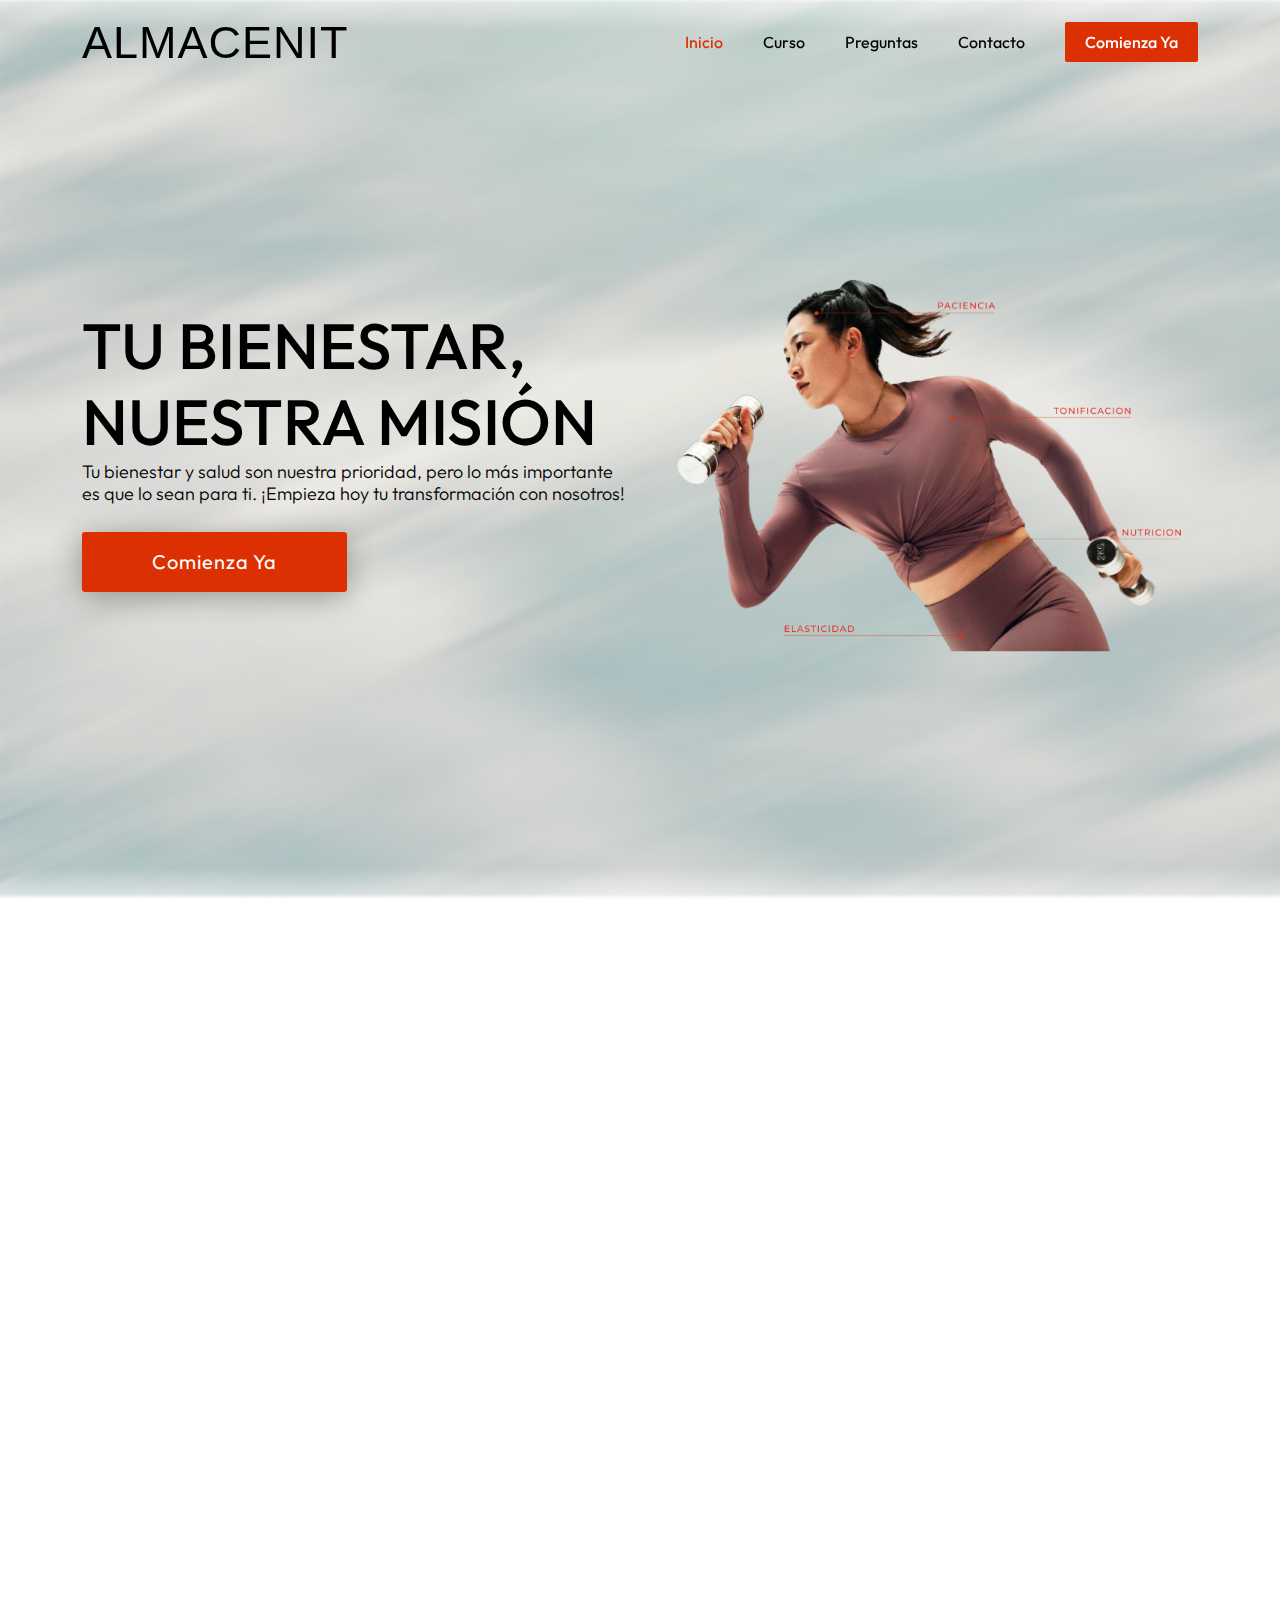
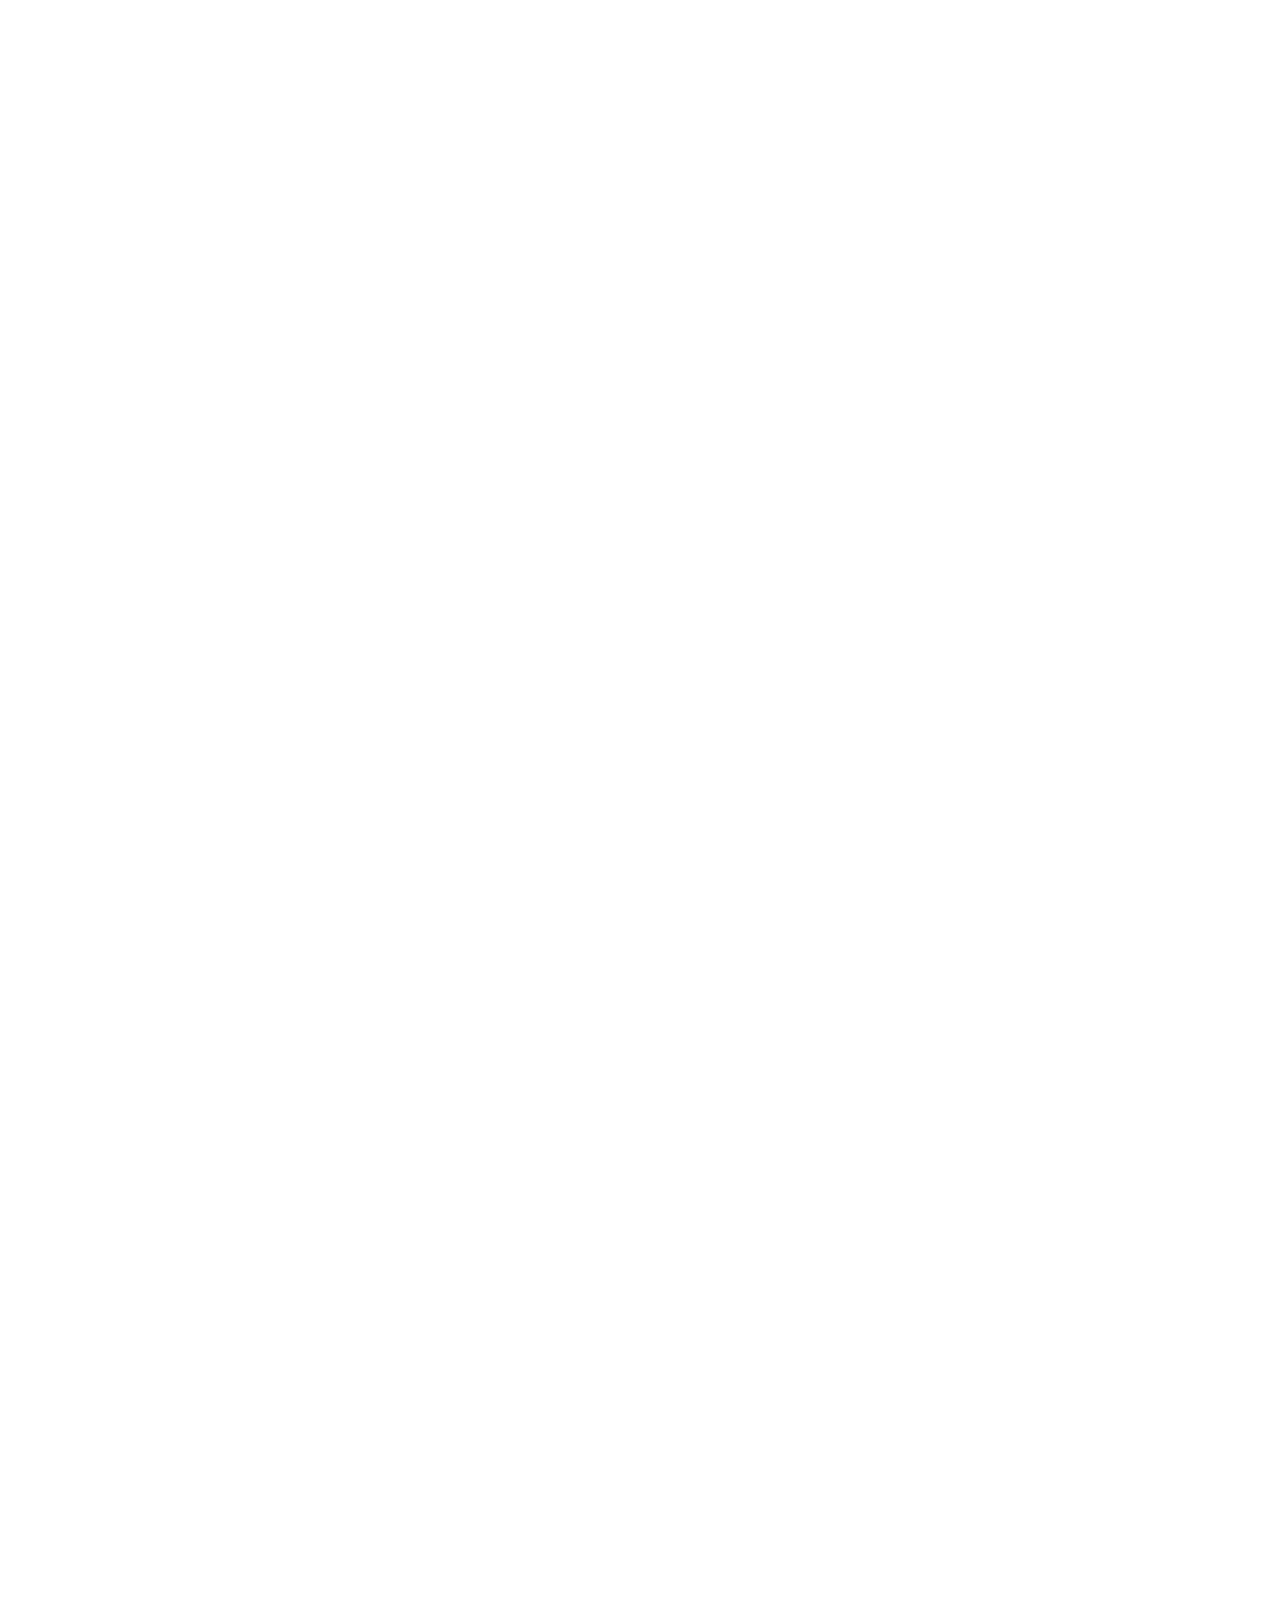
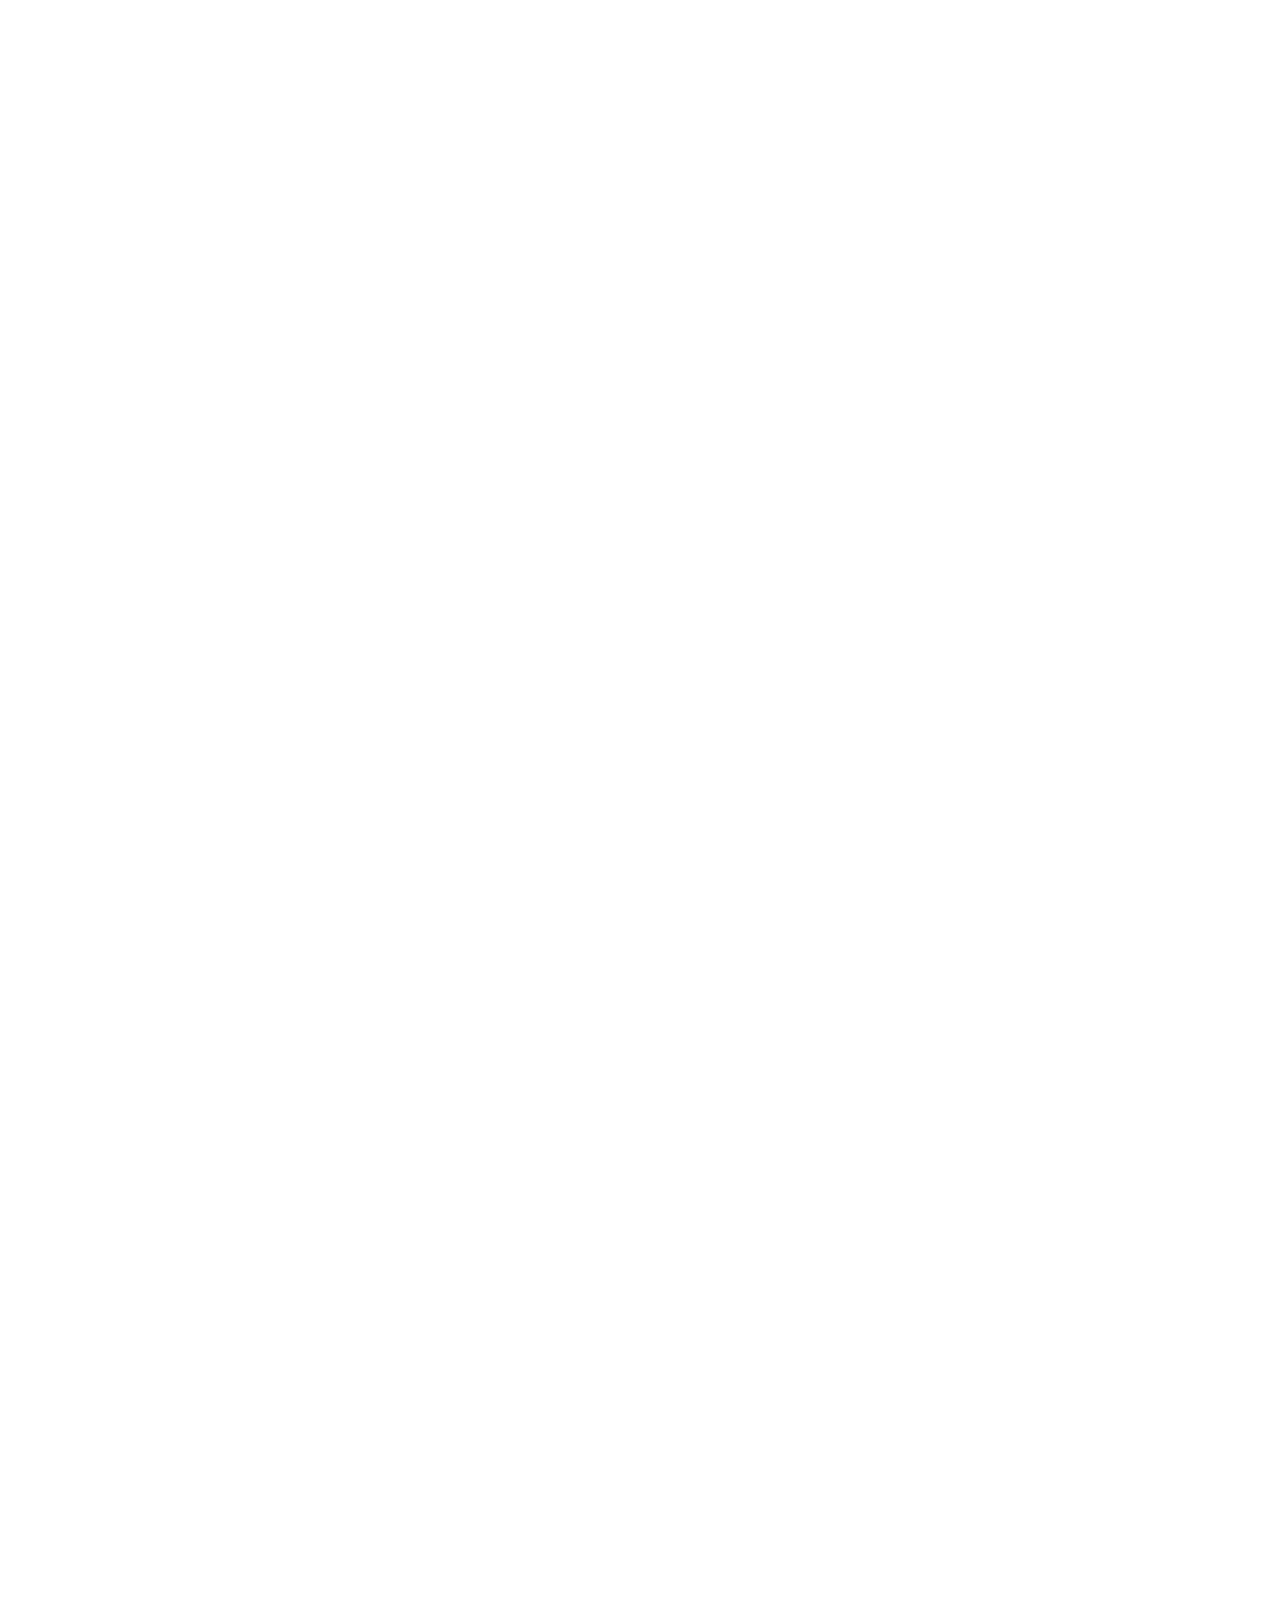
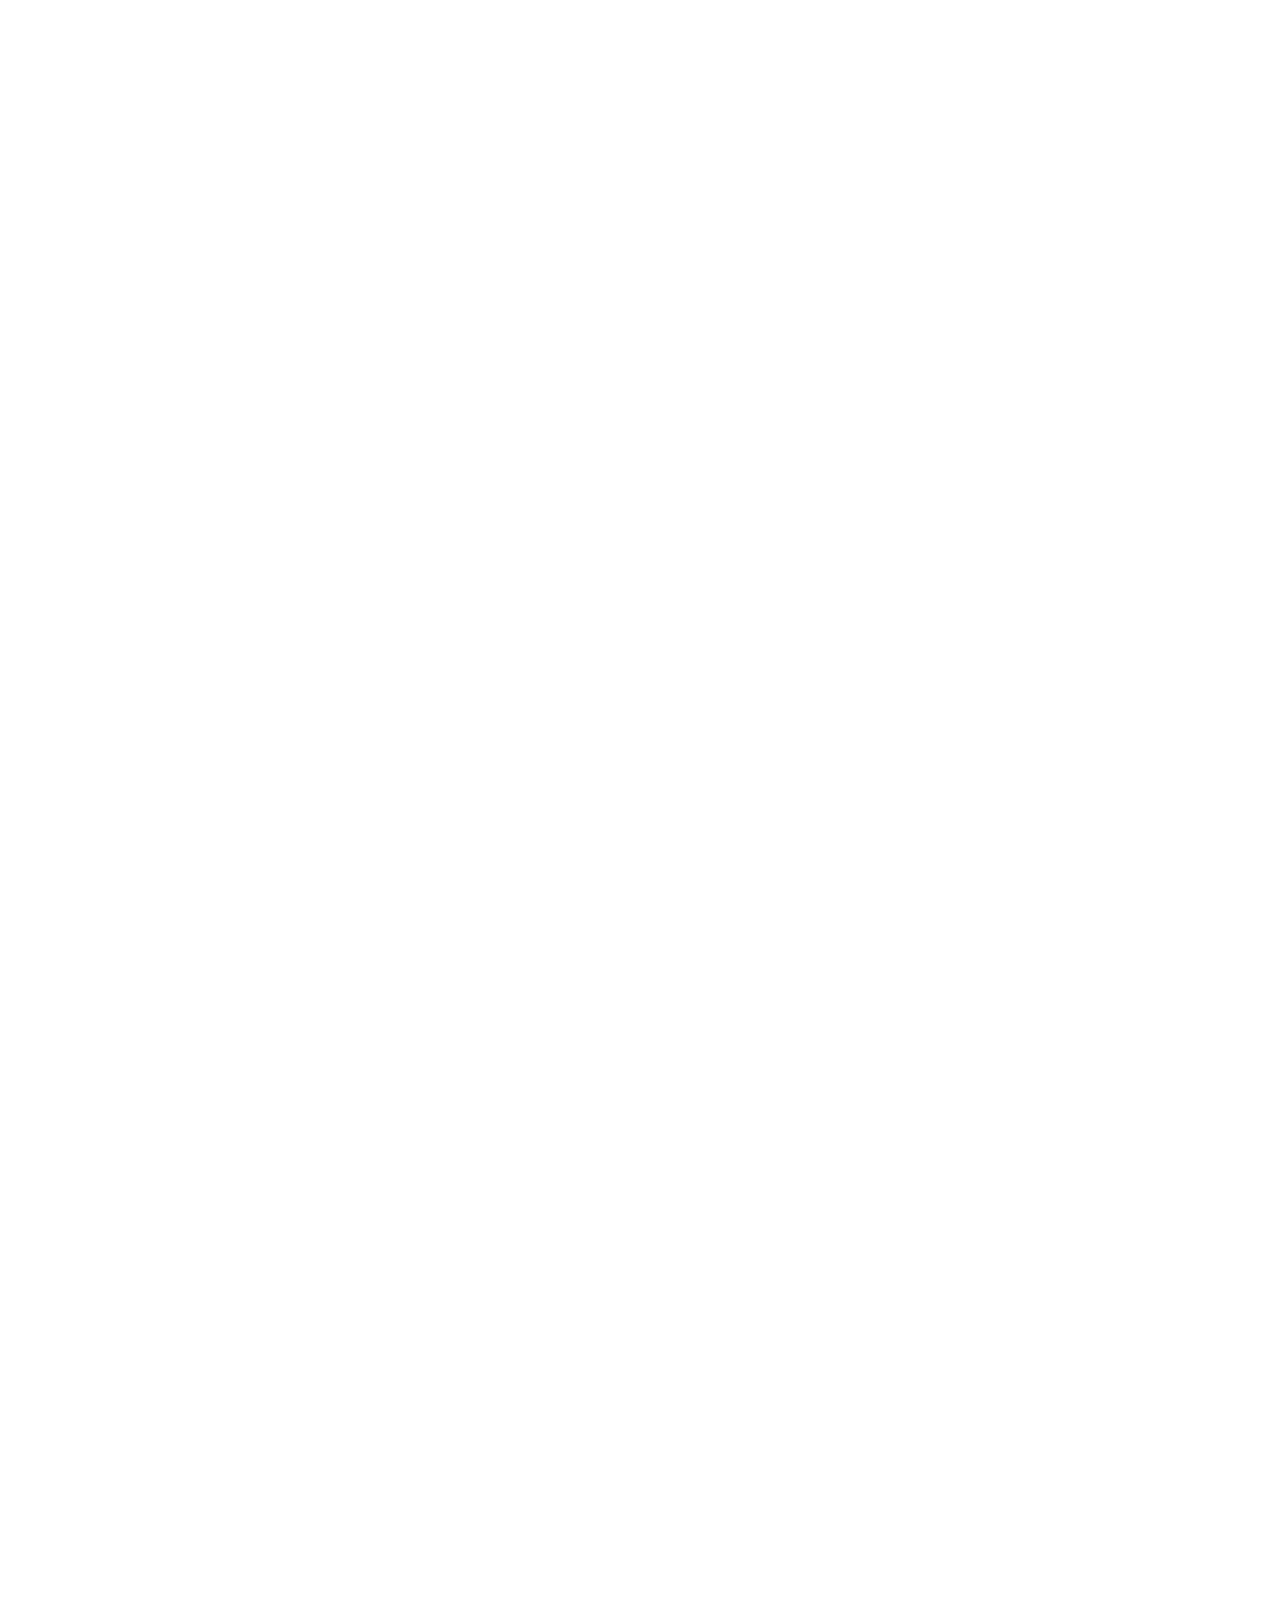
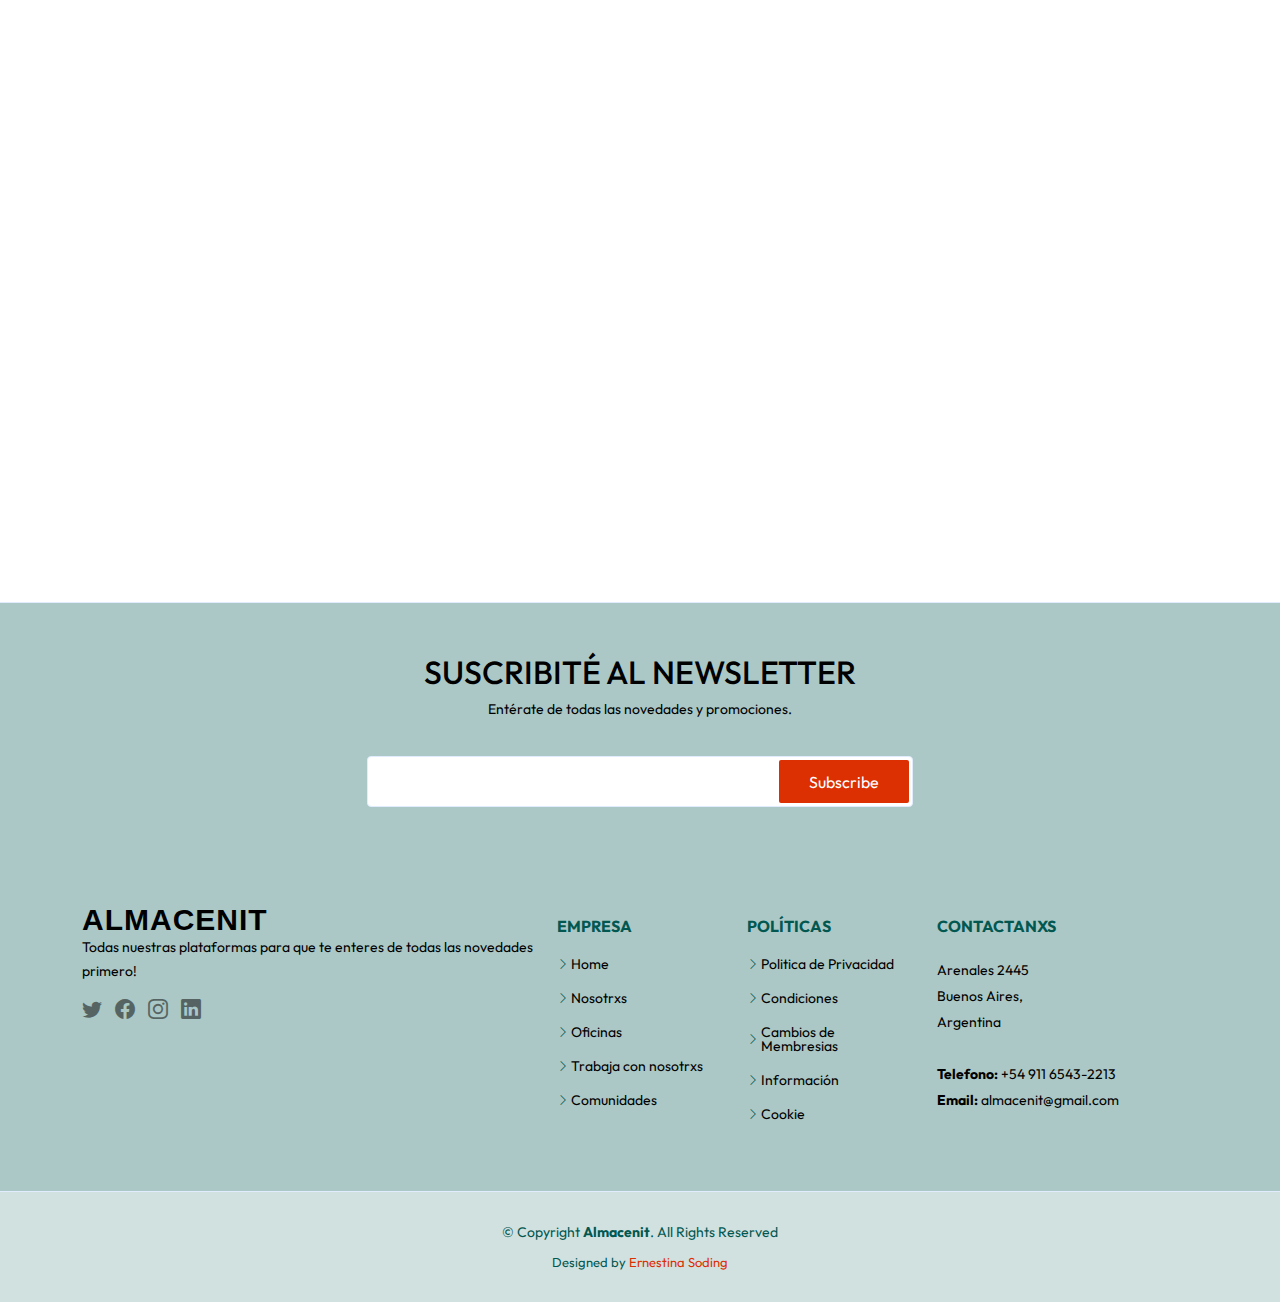
<file: index.html>
<!DOCTYPE html>
<html lang="en">

<head>
  <meta charset="utf-8">
  <meta content="width=device-width, initial-scale=1.0" name="viewport">

  <title>Almacenit - Soding Ernestina</title>
  <meta content="" name="description">
  <meta content="" name="keywords">

  <!-- Favicons -->
  <link href="assets/img/favicon.png" rel="icon">
  <link href="assets/img/apple-touch-icon.png" rel="apple-touch-icon">

  <!-- Google Fonts -->
  <link href= link rel="preconnect" href="https://fonts.googleapis.com">
  <link rel="preconnect" href="https://fonts.gstatic.com" crossorigin>
  <link href="https://fonts.googleapis.com/css2?family=Outfit:wght@100..900&display=swap" rel="stylesheet">
  <!-- Vendor CSS Files -->
  <link href="assets/vendor/aos/aos.css" rel="stylesheet">
  <link href="assets/vendor/bootstrap/css/bootstrap.min.css" rel="stylesheet">
  <link href="assets/vendor/bootstrap-icons/bootstrap-icons.css" rel="stylesheet">
  <link href="assets/vendor/glightbox/css/glightbox.min.css" rel="stylesheet">
  <link href="assets/vendor/remixicon/remixicon.css" rel="stylesheet">
  <link href="assets/vendor/swiper/swiper-bundle.min.css" rel="stylesheet">

  <!-- Template Main CSS File -->
  <link href="assets/css/style.css" rel="stylesheet">

  <!-- =======================================================
  * Template Name: FlexStart
  * Template URL: https://bootstrapmade.com/flexstart-bootstrap-startup-template/
  * Updated: Mar 17 2024 with Bootstrap v5.3.3
  * Author: BootstrapMade.com
  * License: https://bootstrapmade.com/license/
  ======================================================== -->
</head>

<body>

  <!-- ======= Header ======= -->
  <header id="header" class="header fixed-top">
    <div class="container-fluid container-xl d-flex align-items-center justify-content-between">

      <a href="index.html" class="logo d-flex align-items-center">
        <span>ALMACENIT</span>
      </a>

      <nav id="navbar" class="navbar">
        <ul>
          <li><a class="nav-link scrollto active" href="#hero">Inicio</a></li>
          <li><a class="nav-link scrollto" href="#about">Curso</a></li>
          <li><a class="nav-link scrollto" href="#services">Preguntas</a></li>
          <li><a class="nav-link scrollto" href="#portfolio">Contacto</a></li>
          <li><a class="getstarted scrollto" href="inner-page.html">Comienza Ya</a></li>
        </ul>
        <i class="bi bi-list mobile-nav-toggle"></i>
      </nav><!-- .navbar -->                                                                                                                                                                                                                                                    

    </div>
  </header><!-- End Header -->

  <!-- ======= Hero Section ======= -->
  <section id="hero2" class="hero d-flex align-items-center">

    <div class="container">
      <div class="row">
        <div class="col-lg-6 d-flex flex-column justify-content-center">
          <h1 data-aos="fade-up">TU BIENESTAR, 
            NUESTRA MISIÓN</h1>
          <h2 data-aos="fade-up" data-aos-delay="400">Tu bienestar y salud son nuestra prioridad, pero lo más importante es que lo sean para ti. ¡Empieza hoy tu transformación con nosotros!</h2>
          <div data-aos="fade-up" data-aos-delay="600">
            <div class="text-center text-lg-start">
              <a href="inner-page.html" class="btn-get-started scrollto d-inline-flex align-items-center justify-content-center align-self-center">
                <span>Comienza Ya</span>
              </a>
            </div>
          </div>
        </div>
        <div class="col-lg-6 hero-img" data-aos="zoom-out" data-aos-delay="200">
          <img src="assets/img/heros.png" class="img-fluid" alt="Hero" width="3000" height="5000">
        </div>
      </div>
    </div>

  </section><!-- End Hero -->

  <main id="main">
    
    <!-- ======= Values Section ======= -->
    <section id="values" class="values">

      <div class="container" data-aos="fade-up">

        <header class="section-header">
          <h2>Te ofrecemos una experiencia única y adaptada a vos.</h2>
          <p>COMO FUNCIONAMOS</p>
        </header>

        <div class="row">

          <div class="col-lg-4" data-aos="fade-up" data-aos-delay="200">
            <div class="box">
              <img src="assets/img/iconos-12.png" class="img-fluid" alt="">
              <h3>CONOCENOS</h3>
              <p> Arrancamos con una evaluación completa de tu estado físico y tus objetivos 
                de bienestar.</p>
            </div>
          </div>

          <div class="col-lg-4 mt-4 mt-lg-0" data-aos="fade-up" data-aos-delay="400">
            <div class="box">
              <img src="assets/img/iconos-13.png" class="img-fluid" alt="">
              <h3>ELEGIMOS UN PLAN</h3>
              <p>Elegimos un plan de entrenamiento y bienestar que se adapta a ti.</p>
            </div>
          </div>

          <div class="col-lg-4 mt-4 mt-lg-0" data-aos="fade-up" data-aos-delay="600">
            <div class="box">
              <img src="assets/img/iconos-14.png" class="img-fluid" alt="">
              <h3>SEGUIMOS TU RITMO</h3>
              <p> Arrancamos con una evaluación completa de tu estado físico y tus objetivos 
                de bienestar.</p>
            </div>
          </div>

        </div>

      </div>

    </section><!-- End Values Section -->
    <!-- ======= Features Section ======= -->
    <section id="features" class="features">

      <div class="container" data-aos="fade-up">

        <header class="section-header">
          <h2>Porque elegirnos.</h2>
          <p>HECHO A TU MEDIDA</p>
        </header>

        <div class="row">

          <div class="col-lg-6">
            <img src="assets/img/Capa_1.png" class="img-fluid" alt="">
          </div>

          <div class="col-lg-6 mt-5 mt-lg-0 d-flex">
            <div class="row align-self-center gy-4">

              <div class="col-md-6" data-aos="zoom-out" data-aos-delay="200">
                <div class="feature-box d-flex align-items-center">
                  <i class="bi bi-check2-circle"></i>
                  <h3>COMUNIDAD ACTIVA</h3>
                </div>
              </div>

              <div class="col-md-6" data-aos="zoom-out" data-aos-delay="300">
                <div class="feature-box d-flex align-items-center">
                  <i class="bi bi-check2-circle"></i>
                  <h3>APOYO CONSTANTE</h3>
                </div>
              </div>

              <div class="col-md-6" data-aos="zoom-out" data-aos-delay="400">
                <div class="feature-box d-flex align-items-center">
                  <i class="bi bi-check2-circle"></i>
                  <h3>  ENFOQUE COMPLETO</h3>
                </div>
              </div>

              <div class="col-md-6" data-aos="zoom-out" data-aos-delay="500">
                <div class="feature-box d-flex align-items-center">
                  <i class="bi bi-check2-circle"></i>
                  <h3>FLEXIBILIDAD</h3>
                </div>
              </div>

              <div class="col-md-6" data-aos="zoom-out" data-aos-delay="600">
                <div class="feature-box d-flex align-items-center">
                  <i class="bi bi-check2-circle"></i>
                  <h3>RESULTADOS</h3>
                </div>
              </div>

              <div class="col-md-6" data-aos="zoom-out" data-aos-delay="700">
                <div class="feature-box d-flex align-items-center">
                  <i class="bi bi-check2-circle"></i>
                  <h3>TECNOLOGIA</h3>
                </div>
              </div>

            </div>
          </div>

        </div> <!-- / row -->
        
    <!-- ======= Pricing Section ======= -->
    <section id="pricing" class="pricing">

      <div class="container" data-aos="fade-up">

        <header class="section-header">
          <p>PLANES</p>
          <h2>Diseñado para ayudarte a mejorar tu salud física, mental y emocional.</h2>

        </header>
      </div class="rowcards"> 
         
        <div class="rowcards" data-aos="align-items-center">

          <div class="col-lg-3 col-md-6" data-aos="zoom-in" data-aos-delay="200">
            <div class="box">
              <h3 style="color: #ffffff;">PLAN PRINCIPIANTE</h3>
              <img src="assets/img/iconoprecio.png" class="img-fluid" alt="">
              <div class="price"><sup>ARS</sup>$25.000<span> / mes</span></div>
              <ul>
                <li>Acceso a las instalaciones de entrenamiento.</li>
                <li>2 clases grupales por semana (yoga, fitness, meditación).</li>
                <li>Evaluación inicial de condición física.</li>
                <li>Plan de entrenamiento básico.</li>
              </ul>
              <a href="#" class="btn-buy">Conocer Màs</a>
            </div>
          </div>

          <div class="col-lg-3 col-md-6" data-aos="zoom-in" data-aos-delay="200">
            <div class="box">
              <span class="featured">Para Vos</span>
              <h3 style="color: #ffffff;">TOP100</p>
             <img src="assets/img/iconoprecio2.png" class="img-fluid" alt="">
              <div class="price"><sup>ARS</sup>$45000<span> / mes</span></div>
              <ul>
                <li>Acceso a las instalaciones de entrenamiento.</li>
                <li>2 clases grupales por semana (yoga, fitness, meditación).</li>
                <li>Plan de entrenamiento personalizadoa</li>
                <li>Evaluación inicial de condición física.</li>
              </ul>
              <a href="#" class="btn-buy">Conocer Más</a>
            </div>
          </div>

          <div class="col-lg-3 col-md-6" data-aos="zoom-in" data-aos-delay="200">
            <div class="box">
              <h3 style="color: #ffffff;">PLAN PREMIUM</h3>
              <img src="assets/img/iconoprecio3.png" class="img-fluid" alt="">
              <div class="price"><sup>ARG</sup>$55.000<span> / mes</span></div>
              <ul>
                <li>Acceso a todas las instalaciones de entrenamiento.</li>
                <li>7 clases grupales por semana (yoga, fitness, meditación).</li>
                <li>Evaluación mensual de condición física.</li>
                <li>Plan de evntrenamiento avanzado.</li>
              </ul>
              <a href="#" class="btn-buy">Conocer Màs</a>
            </div>

        </div>

      </div>

    </section><!-- End Pricing Section -->
    <!-- ======= About Section ======= -->
    <section id="about" class="about">

      <div class="container" data-aos="fade-up">
        <div class="row gx-0">

          <div class="col-lg-6 d-flex flex-column justify-content-center" data-aos="fade-up" data-aos-delay="200">
            <div class="content">
              <h2>QUIENES SOMOS?</h2>
              <h3>Transforma tu Vida con Nuestros Cursos Especializados</h3>
              <p>
                Somos un centro dedicado a mejorar tu condición física y bienestar integral. Ofrecemos espacios de entrenamiento libre con tecnología de punta y cursos guiados por expertos en fitness y salud. Nuestro objetivo es proporcionarte el conocimiento y la motivación necesarios para que alcances tus objetivos de salud y bienestar. Únete a nuestra comunidad y transforma tu vida con nosotros.
              </p>
              <div class="text-center text-lg-start">
                <a href="#" class="btn-read-more d-inline-flex align-items-center justify-content-center align-self-center">
                  <span>Leer Más</span>
                </a>
              </div>
            </div>
          </div>

          <div class="col-lg-6 d-flex align-items-center" data-aos="zoom-out" data-aos-delay="200">
            <img src="assets/img/quienesomos.png" class="img-fluid" alt="">
          </div>

        </div>
      </div>

    </section><!-- End About Section -->
    
    <!-- ======= Testimonials Section ======= -->
    <section id="testimonials" class="testimonials">

      <div class="container" data-aos="fade-up">

        <header class="section-header">
          <h2>Nuestra comunidad.</h2>
          <p>NUESTRXS ALUMNOS</p>
        </header>

        <div class="testimonials-slider swiper" data-aos="fade-up" data-aos-delay="200">
          <div class="swiper-wrapper">

            <div class="swiper-slide">
              <div class="testimonial-item">
                <div class="stars">
                  <img src="assets/img/estrellasicono.png" class="img-fluid" alt="Ícono" width="100" height="100">
                </div>
                <p>
                  “Los profes son súper buena onda y siempre están ahí para ayudarte con lo que necesites. Me encanta el ambiente relajado y cómo te hacen sentir como en casa. Solo mejoraría un poco la disponibilidad de horarios.”                <div class="profile mt-auto">
                  <img src="assets/img/testimonials/ana.png" class="testimonial-img" alt="">
                  <h3>Ana</h3>
                  <h4>Estudiante
                </div>
              </div>
            </div><!-- End testimonial item -->

            <div class="swiper-slide">
              <div class="testimonial-item">
                <div class="stars">
                  <img src="assets/img/estrellasicono.png" class="img-fluid" alt="Ícono" width="100" height="100">                </div>
                <p>
                  "La calidad de atención en este centro es excelente. Desde el primer día, me sentí bienvenido y apoyado. La atención física y la rehabilitación fueron fundamentales para mi recuperación. La nutrición y las terapias complementaron perfectamente mi entrenamiento físico y mental.""
                  <div class="profile mt-auto">
                  <img src="assets/img/testimonials/marcos.png" class="testimonial-img" alt="">
                  <h3>Marcos</h3>
                  <h4>Economista</h4>
                </div>
              </div>
            </div><!-- End testimonial item -->

            <div class="swiper-slide">
              <div class="testimonial-item">
                <div class="stars">
                  <img src="assets/img/estrellasicono.png" class="img-fluid" alt="Ícono" width="100" height="100">                </div>
                <p>
                  "¡Increíble experiencia! Los entrenadores son súper amables y están siempre dispuestos a ayudarte. Gracias a ellos, he logrado mejorar mi condición física y adoptar hábitos más saludables. ¡Totalmente recomendado!"                </p>
                <div class="profile mt-auto">
                  <img src="assets/img/testimonials/laura.png" class="testimonial-img" alt="">
                  <h3>Laura</h3>
                  <h4>Empresaria</h4>
                </div>
              </div>
            </div><!-- End testimonial item -->

            <div class="swiper-slide">
              <div class="testimonial-item">
                <div class="stars">
                  <img src="assets/img/estrellasicono.png" class="img-fluid" alt="Ícono" width="100" height="100">                </div>
                <p>
                  "¡Este curso de bienestar integral es una maravilla! La atención física y la rehabilitación me ayudaron muchísimo con mi lesión. La nutrición personalizada me ha cambiado la vida, y las terapias y entrenamientos en los espacios holísticos son lo máximo. Todo el equipo es súper profesional y te hacen sentir como en casa. ¡No puedo recomendarlo lo suficiente!"
                </p>
                <div class="profile mt-auto">
                  <img src="assets/img/testimonials/Mesa de trabajo 38.png" class="testimonial-img" alt="">
                  <h3>Camila</h3>
                  <h4>Freelancer</h4>
                </div>
              </div>
            </div><!-- End testimonial item -->
          
          </div>
          <div class="swiper-pagination"></div>
        </div>

      </div>

    </section><!-- End Testimonials Section -->
     <!-- ======= F.A.Q Section ======= -->
     <section id="faq" class="faq">

      <div class="container" data-aos="fade-up">

        <header class="section-header">
          <h2>F.A.Q</h2>
          <p>PREGUNTAS FRECUENTES</p>
        </header>

        <div class="row">
          <div class="col-lg-6">
            <!-- F.A.Q List 1-->
            <div class="accordion accordion-flush" id="faqlist1">
              <div class="accordion-item">
                <h2 class="accordion-header">
                  <button class="accordion-button collapsed" type="button" data-bs-toggle="collapse" data-bs-target="#faq-content-1">
                    ¿Se requiere algún nivel de condición física previo?                  </button>
                </h2>
                <div id="faq-content-1" class="accordion-collapse collapse" data-bs-parent="#faqlist1">
                  <div class="accordion-body">
                    No es necesario tener algun tipo de nivel fisico, podes elegir acorde a tus prioridades y tus gustos el plan que quieras</div>
                </div>
              </div>

              <div class="accordion-item">
                <h2 class="accordion-header">
                  <button class="accordion-button collapsed" type="button" data-bs-toggle="collapse" data-bs-target="#faq-content-2">
                    ¿Qué tipo de equipos o ropa necesito?
                  </button>
                </h2>
                <div id="faq-content-2" class="accordion-collapse collapse" data-bs-parent="#faqlist1">
                  <div class="accordion-body">
                    Los equipos los proporcionamos nosotros, en cuanto a la ropa recomendamos siempre ropa comoda y apta para actividad física.
                  </div>
                </div>
              </div>

              <div class="accordion-item">
                <h2 class="accordion-header">
                  <button class="accordion-button collapsed" type="button" data-bs-toggle="collapse" data-bs-target="#faq-content-3">
                    ¿Hay opciones para los que tenemos  horarios ocupados?
                  </button>
                </h2>
                <div id="faq-content-3" class="accordion-collapse collapse" data-bs-parent="#faqlist1">
                  <div class="accordion-body">
                    En nuestro calendario podes encontrar todos los horarios disponibles, tenemos una variedad amplia para que nadie se pierda de las actividades.
                  </div>
                </div>
              </div>

            </div>
          </div>

          <div class="col-lg-6">

            <!-- F.A.Q List 2-->
            <div class="accordion accordion-flush" id="faqlist2">

              <div class="accordion-item">
                <h2 class="accordion-header">
                  <button class="accordion-button collapsed" type="button" data-bs-toggle="collapse" data-bs-target="#faq2-content-1">
                    ¿Cómo se manejan las membresías y los pagos?
                  </button>
                </h2>
                <div id="faq2-content-1" class="accordion-collapse collapse" data-bs-parent="#faqlist2">
                  <div class="accordion-body">
                    Tenemos tres tipos de membresias acorde al presupuesto de cada persona, los pagos estan dentro de cada uno de nuestros cursos
                  </div>
                </div>
              </div>

              <div class="accordion-item">
                <h2 class="accordion-header">
                  <button class="accordion-button collapsed" type="button" data-bs-toggle="collapse" data-bs-target="#faq2-content-2">
                    ¿Cómo se coordinan las diferentes especialidades durante el curso?                  </button>
                </h2>
                <div id="faq2-content-2" class="accordion-collapse collapse" data-bs-parent="#faqlist2">
                  <div class="accordion-body">
                    Tendrás un coordinador personal que organizará tus sesiones y garantizará una experiencia integral y fluida.                  </div>
                </div>
              </div>

              <div class="accordion-item">
                <h2 class="accordion-header">
                  <button class="accordion-button collapsed" type="button" data-bs-toggle="collapse" data-bs-target="#faq2-content-3">
                    ¿Qué servicios están disponibles en el centro de bienestar integral?                  </button>
                </h2>
                <div id="faq2-content-3" class="accordion-collapse collapse" data-bs-parent="#faqlist2">
                  <div class="accordion-body">
                    Ofrecemos atención física, rehabilitación, nutrición personalizada, terapia y entrenamiento en espacios holísticos. Nuestro equipo cuenta con más de 15 especialidades para cubrir todas tus necesidades de bienestar.
                  </div>
                </div>
              </div>

            </div>
          </div>

        </div>

      </div>

    </section><!-- End F.A.Q Section -->

     <!-- ======= Clients Section ======= -->
     <section id="clients" class="clients">

      <div class="container" data-aos="fade-up">

        <div class="clients-slider swiper">
          <div class="swiper-wrapper align-items-center">
            <div class="swiper-slide"><img src="assets/img/clients/nike.png" class="img-fluid" alt=""></div>
            <div class="swiper-slide"><img src="assets/img/clients/a.png" class="img-fluid" alt=""></div>
            <div class="swiper-slide"><img src="assets/img/clients/b.png" class="img-fluid" alt=""></div>
            <div class="swiper-slide"><img src="assets/img/clients/c.png" class="img-fluid" alt=""></div>
            <div class="swiper-slide"><img src="assets/img/clients/d.png" class="img-fluid" alt=""></div>
            <div class="swiper-slide"><img src="assets/img/clients/logo-best-protein-new-ok.png" class="img-fluid" alt=""></div>
            <div class="swiper-slide"><img src="assets/img/clients/on-running-logo-vector.png" class="img-fluid" alt=""></div>
            <div class="swiper-slide"><img src="assets/img/clients/alo_yoga.png" class="img-fluid" alt=""></div>
          </div>
        </div>
      </div>

    </section><!-- End Clients Section -->
     <!-- ======= Portfolio Section ======= -->
     <section id="portfolio" class="portfolio">

      <div class="container" data-aos="fade-up">

        <header class="section-header">
          <h2>En donde te motivamos todos los días</h2>
          <p>NUESTRO LUGAR</p>
        </header>

        <div class="row gy-4 portfolio-container" data-aos="fade-up" data-aos-delay="200">

          <div class="col-lg-4 col-md-6 portfolio-item filter-app">
            <div class="portfolio-wrap">
              <img src="assets/img/portfolio/Group 18.png" class="img-fluid" alt="">
              <div class="portfolio-info">
                <h4>Clase Cardio</h4>
                <p>Sala A</p>
                <div class="portfolio-links">
                  <a href="assets/img/portfolio/Group 18.png" data-gallery="portfolioGallery" class="portfokio-lightbox" title="App 1"><i class="bi bi-plus"></i></a>
                  <a href="portfolio-details.html" title="More Details"><i class="bi bi-link"></i></a>
                </div>
              </div>
            </div>
          </div>

          <div class="col-lg-4 col-md-6 portfolio-item filter-web">
            <div class="portfolio-wrap">
              <img src="assets/img/portfolio/Group 19.png" class="img-fluid" alt="">
              <div class="portfolio-info">
                <h4>Clase Cardio</h4>
                <p>Sala B</p>
                <div class="portfolio-links">
                  <a href="assets/img/portfolio/Group 19.png" data-gallery="portfolioGallery" class="portfokio-lightbox" title="Web 3"><i class="bi bi-plus"></i></a>
                  <a href="portfolio-details.html" title="More Details"><i class="bi bi-link"></i></a>
                </div>
              </div>
            </div>
          </div>

          <div class="col-lg-4 col-md-6 portfolio-item filter-app">
            <div class="portfolio-wrap">
              <img src="assets/img/portfolio/Group 20.png" class="img-fluid" alt="">
              <div class="portfolio-info">
                <h4>Yoga</h4>
                <p>Estiramiento</p>
                <div class="portfolio-links">
                  <a href="assets/img/portfolio/Group 20.png" data-gallery="portfolioGallery" class="portfokio-lightbox" title="App 2"><i class="bi bi-plus"></i></a>
                  <a href="portfolio-details.html" title="More Details"><i class="bi bi-link"></i></a>
                </div>
              </div>
            </div>
          </div>

          <div class="col-lg-4 col-md-6 portfolio-item filter-card">
            <div class="portfolio-wrap">
              <img src="assets/img/portfolio/Group 21.png" class="img-fluid" alt="">
              <div class="portfolio-info">
                <h4>Running</h4>
                <p>Profesorxs</p>
                <div class="portfolio-links">
                  <a href="assets/img/portfolio/Group 21.png" data-gallery="portfolioGallery" class="portfokio-lightbox" title="Card 2"><i class="bi bi-plus"></i></a>
                  <a href="portfolio-details.html" title="More Details"><i class="bi bi-link"></i></a>
                </div>
              </div>
            </div>
          </div>

          <div class="col-lg-4 col-md-6 portfolio-item filter-web">
            <div class="portfolio-wrap">
              <img src="assets/img/portfolio/Group 22.png" class="img-fluid" alt="">
              <div class="portfolio-info">
                <h4>Edificio</h4>
                <p>Por Fuera</p>
                <div class="portfolio-links">
                  <a href="assets/img/portfolio/Group 22.png" data-gallery="portfolioGallery" class="portfokio-lightbox" title="Web 2"><i class="bi bi-plus"></i></a>
                  <a href="portfolio-details.html" title="More Details"><i class="bi bi-link"></i></a>
                </div>
              </div>
            </div>
          </div>

          <div class="col-lg-4 col-md-6 portfolio-item filter-app">
            <div class="portfolio-wrap">
              <img src="assets/img/portfolio/Group 23.png" class="img-fluid" alt="">
              <div class="portfolio-info">
                <h4>Team</h4>
                <p>Nosotrxs</p>
                <div class="portfolio-links">
                  <a href="assets/img/portfolio/Group 23.png" data-gallery="portfolioGallery" class="portfokio-lightbox" title="App 3"><i class="bi bi-plus"></i></a>
                  <a href="portfolio-details.html" title="More Details"><i class="bi bi-link"></i></a>
                </div>
              </div>
            </div>
          </div>

        </div>

      </div>

    </section><!-- End Portfolio Section -->
        <!-- ======= Contact Section ======= -->
        <section id="contact" class="contact">

          <div class="container" data-aos="fade-up">
    
            <header class="section-header">
              <h2>Estamos aca para lo que necesites.</h2>
              <p>CONTACTANOS</p>
            </header>
    
            <div class="row gy-4">
    
              <div class="col-lg-6">
    
                <div class="row gy-4">
                  <div class="col-md-6">
                    <div class="info-box">
                      <i class="bi bi-geo-alt"></i>                      
                      <h3>DIRECCIÓN</h3>
                      <p>Arenales 2445,<br>Buenos Aires, Argentina</p>
                    </div>
                  </div>
                  <div class="col-md-6">
                    <div class="info-box">
                      <i class="bi bi-telephone"></i>                      
                      <h3>LLAMANOS</h3>
                      <p>+54 911 6543-2213<br>+54 911 3240-8900</p>
                    </div>
                  </div>
                  <div class="col-md-6">
                    <div class="info-box">
                      <i class="bi bi-envelope"></i>                     
                       <h3>EMAIL</h3>
                      <p>almacenit@gmail.com<br>ayudalma@gmail.com</p>
                    </div>
                  </div>
                  <div class="col-md-6">
                    <div class="info-box">
                      <i class="bi bi-clock"></i>                      
                      <h3>HORARIO</h3>
                      <p>Lunes a Viernes
                        <br>7AM - 9PM</p>
                    </div>
                  </div>
                </div>
    
              </div>
    
              <div class="col-lg-6">
                <form action="forms/contact.php" method="post" class="php-email-form">
                  <div class="row gy-4">
    
                    <div class="col-md-6">
                      <input type="text" name="name" class="form-control" placeholder="Nombre" required>
                    </div>
    
                    <div class="col-md-6 ">
                      <input type="email" class="form-control" name="email" placeholder="Email" required>
                    </div>
    
                    <div class="col-md-12">
                      <input type="text" class="form-control" name="subject" placeholder="Asunto" required>
                    </div>
    
                    <div class="col-md-12">
                      <textarea class="form-control" name="message" rows="6" placeholder="Mensaje" required></textarea>
                    </div>
    
                    <div class="col-md-12 text-center">
                      <div class="loading">Enviando</div>
                      <div class="error-message"></div>
                      <div class="sent-message">Tu mensaje fue enviado. Muchas Gracias!</div>
    
                      <button type="submit">ENVIAR</button>
                    </div>
    
                  </div>
                </form>
    
              </div>
    
            </div>
    
          </div>
    
        </section><!-- End Contact Section -->
    
      </main><!-- End #main -->
    
      <!-- ======= Footer ======= -->
      <footer id="footer" class="footer">
    
        <div class="footer-newsletter">
          <div class="container">
            <div class="row justify-content-center">
              <div class="col-lg-12 text-center">
                <h2>SUSCRIBITÉ AL NEWSLETTER</h2>
                <p>Entérate de todas las novedades y promociones.</p>
              </div>
              <div class="col-lg-6">
                <form action="" method="post">
                  <input type="email" name="email"><input type="submit" value="Subscribe">
                </form>
              </div>
            </div>
          </div>
        </div>
    
        <div class="footer-top">
          <div class="container">
            <div class="row gy-4">
              <div class="col-lg-5 col-md-12 footer-info">
                <a href="index.html" class="logo d-flex align-items-center">
                  <span>ALMACENIT</span>
                </a>
                <p>Todas nuestras plataformas para que te enteres de todas las novedades primero!</p>
                <div class="social-links mt-3">
                  <a href="#" class="twitter"><i class="bi bi-twitter"></i></a>
                  <a href="#" class="facebook"><i class="bi bi-facebook"></i></a>
                  <a href="#" class="instagram"><i class="bi bi-instagram"></i></a>
                  <a href="#" class="linkedin"><i class="bi bi-linkedin"></i></a>
                </div>
              </div>
    
              <div class="col-lg-2 col-6 footer-links">
                <h4>EMPRESA</h4>
                <ul>
                  <li><i class="bi bi-chevron-right"></i> <a href="#">Home</a></li>
                  <li><i class="bi bi-chevron-right"></i> <a href="#">Nosotrxs</a></li>
                  <li><i class="bi bi-chevron-right"></i> <a href="#">Oficinas</a></li>
                  <li><i class="bi bi-chevron-right"></i> <a href="#">Trabaja con nosotrxs</a></li>
                  <li><i class="bi bi-chevron-right"></i> <a href="#">Comunidades</a></li>
                </ul>
              </div>
    
              <div class="col-lg-2 col-6 footer-links">
                <h4>POLÍTICAS</h4>
                <ul>
                  <li><i class="bi bi-chevron-right"></i> <a href="#">Politica de Privacidad</a></li>
                  <li><i class="bi bi-chevron-right"></i> <a href="#">Condiciones</a></li>
                  <li><i class="bi bi-chevron-right"></i> <a href="#">Cambios de Membresias</a></li>
                  <li><i class="bi bi-chevron-right"></i> <a href="#">Información</a></li>
                  <li><i class="bi bi-chevron-right"></i> <a href="#">Cookie</a></li>
                </ul>
              </div>
    
              <div class="col-lg-3 col-md-12 footer-contact text-center text-md-start">
                <h4>Contactanxs</h4>
                <p>
                  Arenales 2445 <br>
                  Buenos Aires,<br>
                  Argentina <br><br>
                  <strong>Telefono:</strong> +54 911 6543-2213<br>
                  <strong>Email:</strong> almacenit@gmail.com<br>
                </p>
    
              </div>
    
            </div>
          </div>
        </div>
    
        <div class="container">
          <div class="copyright">
            &copy; Copyright <strong><span>Almacenit</span></strong>. All Rights Reserved
          </div>
          <div class="credits">
            <!-- All the links in the footer should remain intact. -->
            <!-- You can delete the links only if you purchased the pro version. -->
            <!-- Licensing information: https://bootstrapmade.com/license/ -->
            <!-- Purchase the pro version with working PHP/AJAX contact form: https://bootstrapmade.com/flexstart-bootstrap-startup-template/ -->
            Designed by <a href="https://bootstrapmade.com/">Ernestina Soding</a>
          </div>
        </div>
      </footer><!-- End Footer -->
  <a href="#" class="back-to-top d-flex align-items-center justify-content-center"><i class="bi bi-arrow-up-short"></i></a>

  <!-- Vendor JS Files -->
  <script src="assets/vendor/purecounter/purecounter_vanilla.js"></script>
  <script src="assets/vendor/aos/aos.js"></script>
  <script src="assets/vendor/bootstrap/js/bootstrap.bundle.min.js"></script>
  <script src="assets/vendor/glightbox/js/glightbox.min.js"></script>
  <script src="assets/vendor/isotope-layout/isotope.pkgd.min.js"></script>
  <script src="assets/vendor/swiper/swiper-bundle.min.js"></script>
  <script src="assets/vendor/php-email-form/validate.js"></script>

  <!-- Template Main JS File -->
  <script src="assets/js/main.js"></script>

</body>

</html>
</file>
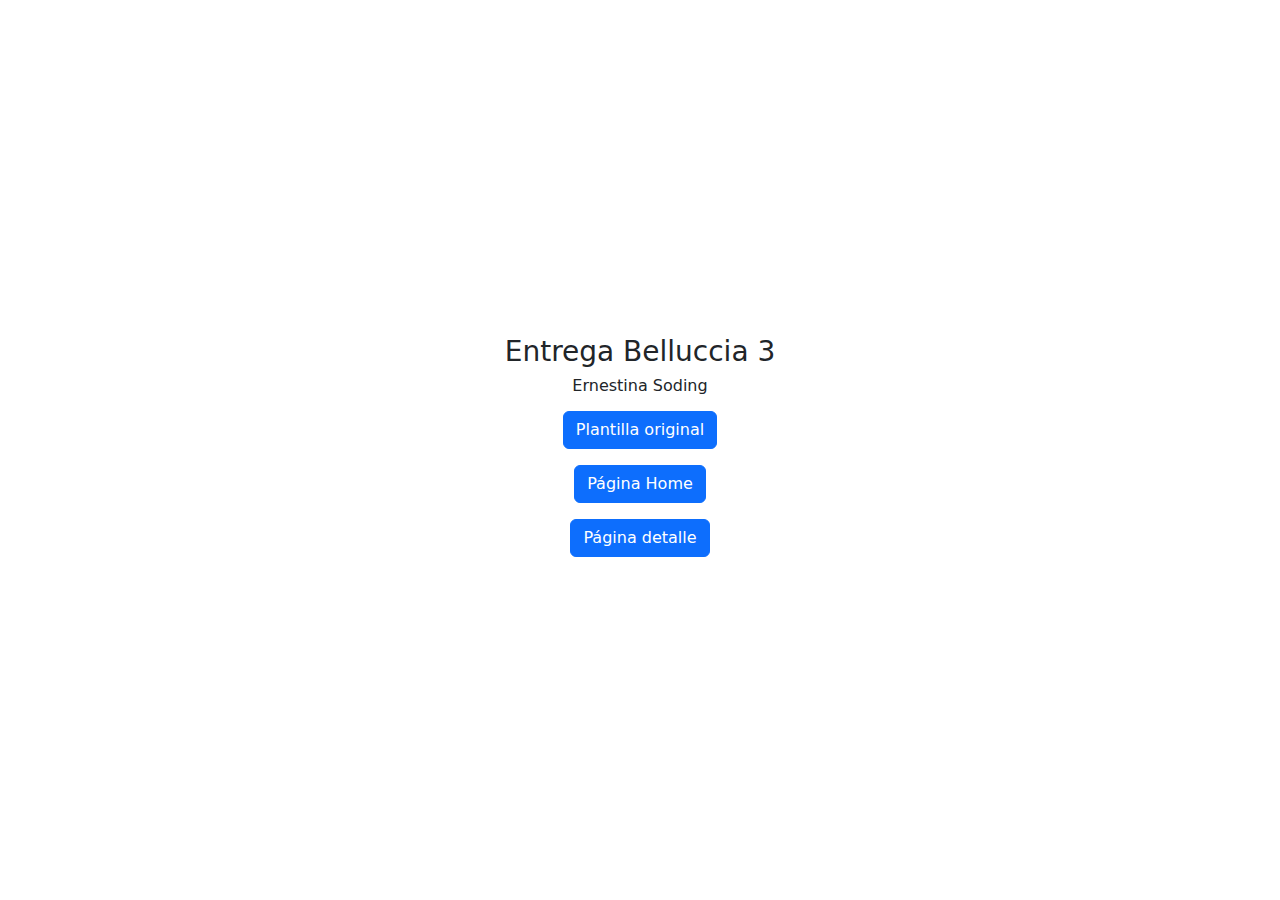
<file: entrega.html>
<!DOCTYPE html><html lang="es"><head><meta charset="UTF-8"><meta name="viewport" content="width=device-width, initial-scale=1.0"><!--NO TOCAR-->
<!--Modificar Título de página-->    
<title>Almacenit - Soding Ernestina</title>

<!--NO TOCAR--><link href="https://cdn.jsdelivr.net/npm/bootstrap@5.3.3/dist/css/bootstrap.min.css" rel="stylesheet" integrity="sha384-QWTKZyjpPEjISv5WaRU9OFeRpok6YctnYmDr5pNlyT2bRjXh0JMhjY6hW+ALEwIH" crossorigin="anonymous"></head><body><main><div class="container d-flex flex-column align-items-center justify-content-center" style="height: 100vh; width: 100%;"><!--NO TOCAR-->


    <h3>Entrega Belluccia 3</h3>
    <h6>Ernestina Soding</h6>
    <!--Insertar link debajo-->
    <a href="https://bootstrapmade.com/flexstart-bootstrap-startup-template/#download">
    <button type="button" class="btn btn-primary my-2">Plantilla original</button></a>
    <!--Insertar link debajo-->
    <a href="https://ernestinalol.github.io/index.html">
    <button type="button" class="btn btn-primary my-2">Página Home</button></a>
    <!--Insertar link debajo-->
    <a href="https://ernestinalol.github.io/inner-page.html">
    <button type="button" class="btn btn-primary my-2">Página detalle</button></a>
        

<!--NO TOCAR--></div></main></body><script src="https://cdn.jsdelivr.net/npm/bootstrap@5.3.3/dist/js/bootstrap.bundle.min.js" integrity="sha384-YvpcrYf0tY3lHB60NNkmXc5s9fDVZLESaAA55NDzOxhy9GkcIdslK1eN7N6jIeHz" crossorigin="anonymous"></script></html>
</file>
<file: assets/css/style.css>
/**
* Template Name: FlexStart
* Template URL: https://bootstrapmade.com/flexstart-bootstrap-startup-template/
* Updated: Mar 17 2024 with Bootstrap v5.3.3
* Author: BootstrapMade.com
* License: https://bootstrapmade.com/license/
*/

/*--------------------------------------------------------------
# General
--------------------------------------------------------------*/
:root {
  scroll-behavior: smooth;
}

body {
  font-family: "Outfit", sans-serif;
  color: #000000;
}

a {
  color: #DC2F02;
  text-decoration: none;
}

a:hover {
  color: #717ff5;
  text-decoration: none;
}

h1,
h2,
h3,
h4,
h5,
h6 {
  font-family: "Outfit", sans-serif;
}

/*--------------------------------------------------------------
# Sections
--------------------------------------------------------------*/
section {
  padding: 60px 0;
  overflow: hidden;
}

.section-header {
  text-align: center;
  padding-bottom: 40px;
}

.section-header h2 {
  font-size: 12px;
  letter-spacing: 0px;
  font-weight: 200;
  margin: 0;
  color: #000000;
  text-transform: uppercase;
}

.section-header p {
  margin: 10px 0 0 0;
  padding: 0;
  font-size: 36px;
  line-height: 42px;
  font-weight: 600;
  color: #025851;
}

@media (max-width: 768px) {
  .section-header p {
    font-size: 28px;
    line-height: 32px;
  }
}

/*--------------------------------------------------------------
# Breadcrumbs
--------------------------------------------------------------*/
.breadcrumbs {
  padding: 15px 0;
  background: #00585124;
  min-height: 40px;
  margin-top: 82px;
  color: #343434;
}

@media (max-width: 992px) {
  .breadcrumbs {
    margin-top: 57px;
  }
}

.breadcrumbs h2 {
  font-size: 28px;
  font-weight: 500;
}

.breadcrumbs ol {
  display: flex;
  flex-wrap: wrap;
  list-style: none;
  padding: 0 0 10px 0;
  margin: 0;
  font-size: 14px;
}

.breadcrumbs ol a {
  color: #343434;
  transition: 0.3s;
}

.breadcrumbs ol a:hover {
  text-decoration: underline;
}

.breadcrumbs ol li+li {
  padding-left: 10px;
}

.breadcrumbs ol li+li::before {
  display: inline-block;
  padding-right: 10px;
  color: #DC2F02;
  content: "/";
}

/*--------------------------------------------------------------
# Back to top button
--------------------------------------------------------------*/
.back-to-top {
  position: fixed;
  visibility: hidden;
  opacity: 0;
  right: 15px;
  bottom: 15px;
  z-index: 99999;
  background: #DC2F02;
  width: 40px;
  height: 40px;
  border-radius: 4px;
  transition: all 0.4s;
}

.back-to-top i {
  font-size: 24px;
  color: #fff;
  line-height: 0;
}

.back-to-top:hover {
  background: #878789;
  color: #fff;
}

.back-to-top.active {
  visibility: visible;
  opacity: 1;
}

/*--------------------------------------------------------------
# Disable aos animation delay on mobile devices
--------------------------------------------------------------*/
@media screen and (max-width: 768px) {
  [data-aos-delay] {
    transition-delay: 0 !important;
  }
}

/*--------------------------------------------------------------
# Header
--------------------------------------------------------------*/
.header {
  transition: all 0.5s;
  z-index: 997;
  padding: 10px 0;
}

.header.header-scrolled {
  background: #fff;
  padding: 10px 0;
  box-shadow: 0px 2px 20px rgba(0, 0, 0, 0.1);color: #FFFFFF; /* Blanco */
  background-color: #FFFFFF; /* Blanco */
  border: 1px solid #000000; /* Borde de 1px de color negro */
  padding: 20px 0;
  transition: all 0.5s;
  z-index: 997;
}

.header .logo {
  line-height: 0;
}

.header .logo img {
  max-height: 40px;
  margin-right: 6px;
}

.header .logo span {
  font-size: 45px;
  font-weight: 100;
  letter-spacing: 1px;
  color: #000000;
  font-family: "Federo", sans-serif;
  margin-top: 2px;
}

/*--------------------------------------------------------------
# Navigation Menu
--------------------------------------------------------------*/
/**
* Desktop Navigation 
*/
.navbar {
  padding: 0;
}

.navbar ul {
  margin: 0;
  padding: 0;
  display: flex;
  list-style: none;
  align-items: center;
}

.navbar li {
  position: relative;
}

.navbar a,
.navbar a:focus {
  display: flex;
  align-items: center;
  justify-content: space-between;
  padding: 20px 0 20px 40px;
  font-family: "Outfit", sans-serif;
  font-size: 16px;
  font-weight: 450;
  color: #000000;
  white-space: nowrap;
  transition: 0.3s;
}

.navbar a i,
.navbar a:focus i {
  font-size: 12px;
  line-height: 0;
  margin-left: 5px;
}

.navbar a:hover,
.navbar .active,
.navbar .active:focus,
.navbar li:hover>a {
  color: #DC2F02;
}

.navbar .getstarted,
.navbar .getstarted:focus {
  background: #DC2F02;
  padding: 8px 20px;
  margin-left: 40px;
  border-radius: 2px;
  color: #fff;
  font-weight: 500;
}

.navbar .getstarted:hover,
.navbar .getstarted:focus:hover {
  color: #000000;
  background: #FFB703;
}

.navbar .dropdown ul {
  display: block;
  position: absolute;
  left: 14px;
  top: calc(100% + 30px);
  margin: 0;
  padding: 10px 0;
  z-index: 99;
  opacity: 0;
  visibility: hidden;
  background: #fff;
  box-shadow: 0px 0px 30px rgba(127, 137, 161, 0.25);
  transition: 0.3s;
  border-radius: 4px;
}

.navbar .dropdown ul li {
  min-width: 200px;
}

.navbar .dropdown ul a {
  padding: 10px 20px;
  font-size: 14px;
  text-transform: none;
  font-weight: 500;
}

.navbar .dropdown ul a i {
  font-size: 12px;
}

.navbar .dropdown ul a:hover,
.navbar .dropdown ul .active:hover,
.navbar .dropdown ul li:hover>a {
  color: #4154f1;
}

.navbar .dropdown:hover>ul {
  opacity: 1;
  top: 100%;
  visibility: visible;
}

.navbar .megamenu {
  position: static;
}

.navbar .megamenu ul {
  margin-top: 5px;
  right: 0;
  padding: 10px;
  display: flex;
}

.navbar .megamenu ul li {
  flex: 1;
}

.navbar .megamenu ul li a,
.navbar .megamenu ul li:hover>a {
  color: #013289;
}

.navbar .megamenu ul li a:hover,
.navbar .megamenu ul li .active,
.navbar .megamenu ul li .active:hover {
  color: #4154f1;
}

.navbar .dropdown .dropdown ul {
  top: 0;
  left: calc(100% - 30px);
  visibility: hidden;
}

.navbar .dropdown .dropdown:hover>ul {
  opacity: 1;
  top: 0;
  left: 100%;
  visibility: visible;
}

@media (max-width: 1366px) {
  .navbar .dropdown .dropdown ul {
    left: -90%;
  }

  .navbar .dropdown .dropdown:hover>ul {
    left: -100%;
  }
}

/**
* Mobile Navigation 
*/
.mobile-nav-toggle {
  color: #000000;
  font-size: 28px;
  cursor: pointer;
  display: none;
  line-height: 0;
  transition: 0.5s;
}

.mobile-nav-toggle.bi-x {
  color: #fff;
}

@media (max-width: 200px) {
  .mobile-nav-toggle {
    display: block;
  }

  .navbar ul {
    display: none;
  }
}

.navbar-mobile {
  position: fixed;
  overflow: hidden;
  top: 0;
  right: 0;
  left: 0;
  bottom: 0;
  background: rgba(0, 0, 0, 0.9);
  transition: 0.3s;
}

.navbar-mobile .mobile-nav-toggle {
  position: absolute;
  top: 15px;
  right: 15px;
}

.navbar-mobile ul {
  display: block;
  position: absolute;
  top: 55px;
  right: 15px;
  bottom: 15px;
  left: 15px;
  padding: 10px 0;
  border-radius: 10px;
  background-color: #fff;
  overflow-y: auto;
  transition: 0.3s;
}

.navbar-mobile a,
.navbar-mobile a:focus {
  padding: 10px 20px;
  font-size: 15px;
  color: #000000;
}

.navbar-mobile a:hover,
.navbar-mobile .active,
.navbar-mobile li:hover>a {
  color: #DC2F02;
}

.navbar-mobile .getstarted,
.navbar-mobile .getstarted:focus {
  margin: 15px;
}

.navbar-mobile .dropdown ul {
  position: static;
  display: none;
  margin: 10px 20px;
  padding: 10px 0;
  z-index: 99;
  opacity: 1;
  visibility: visible;
  background: #fff;
  box-shadow: 0px 0px 30px rgba(127, 137, 161, 0.25);
}

.navbar-mobile .dropdown ul li {
  min-width: 200px;
}

.navbar-mobile .dropdown ul a {
  padding: 10px 20px;
}

.navbar-mobile .dropdown ul a i {
  font-size: 12px;
}

.navbar-mobile .dropdown ul a:hover,
.navbar-mobile .dropdown ul .active:hover,
.navbar-mobile .dropdown ul li:hover>a {
  color: #DC2F02;
}

.navbar-mobile .dropdown>.dropdown-active {
  display: block;
}

/*--------------------------------------------------------------
# Hero Section
--------------------------------------------------------------*/
.hero {
  width: 100%;
  height: 100vh;
  background: url(../img/fondo\ \(2\).jpg) top center no-repeat;
  background-size: cover;
  
}

.hero h1 {
  margin: 0;
  font-size: 64px;
  font-weight: 500;
  color: #000000;
}

.hero h2 {
  color: #000000;
  margin: 15px 0 0 4;
  font-size: 18px;
  font-weight: 300;
}

.hero .btn-get-started {
  margin-top: 20px;
  line-height: 0;
  padding: 30px 70px;
  border-radius: 3px;
  transition: 0.5s;
  color: #fff;
  font-weight: 600;
  background: #DC2F02;
  box-shadow: 0px 5px 30px rgba(39, 39, 40, 0.4);
}
.hero .btn-get-started:hover {
  background-color: #FFB703; /* Fondo blanco cuando se pasa el cursor */
  color: #000000; /* Texto negro cuando se pasa el cursor */
}

.hero .btn-get-started span {
  font-family: "Outfit", sans-serif;
  font-weight: 400;
  font-size: 20px;
  letter-spacing: 1px;
}

.hero .btn-get-started i {
  margin-left: 5px;
  font-size: 14px;
  transition: 0.3s;
}

.hero .btn-get-started:hover i {
  transform: translateX(5px);
}

.hero .hero-img {
  text-align: right;
} 

@media (min-width: 1024px) {
  .hero {
    background-attachment: fixed;
  }
}

@media (max-width: 991px) {
  .hero {
    height: auto;
    padding: 120px 0 60px 0;
  }

  .hero .hero-img {
    text-align: center;
    margin-top: 80px;
  }

  .hero .hero-img img {
    width: 90%;
  }
}

@media (max-width: 768px) {
  .hero {
    text-align: center;
  }

  .hero h1 {
    font-size: 22px;
  }

  .hero h2 {
    font-size: 20px;
  }

  .hero .hero-img img {
    width: 100%;
  }
}
/*--------------------------------------------------------------
# Hero Section 2
--------------------------------------------------------------*/
.hero2 {
  width: 100%;
  height: 100vh;
  background: url(../img/backinner.jpg) top center no-repeat;
  background-size: cover;
  
}

.hero2 h1 {
  margin: 0;
  font-size: 64px;
  font-weight: 600;
  color: #ffffff;
}

.hero2 h2 {
  color: #ffffff;
  margin: 15px 0 0 20;
  font-size: 16px;
  font-weight: 200;
}

.hero2 .btn-get-started {
  margin-top: 20px;
  line-height: 0;
  padding: 30px 70px;
  border-radius: 3px;
  transition: 0.5s;
  color: #000000;
  font-weight: 800;
  background: #FFB703;
  box-shadow: 0px 5px 30px rgba(39, 39, 40, 0.4);
}
.hero2 .btn-get-started:hover {
  background-color: #DC2F02; /* Fondo blanco cuando se pasa el cursor */
  color: #000000; /* Texto negro cuando se pasa el cursor */
}

.hero2 .btn-get-started span {
  font-family: "Outfit", sans-serif;
  font-weight: 550;
  font-size: 20px;
  letter-spacing: 1px;
}

.hero2 .btn-get-started i {
  margin-left: 5px;
  font-size: 14px;
  transition: 0.3s;
}

.hero2 .btn-get-started:hover i {
  transform: translateX(8px);
}

.hero2 .hero-img {
  text-align: right;
} 

@media (min-width: 1024px) {
  .hero2 {
    background-attachment: fixed;
  }
}

@media (max-width: 991px) {
  .hero2 {
    height: auto;
    padding: 120px 0 60px 0;
  }

  .her2 .hero-img {
    text-align: center;
    margin-top: 100px;
  }

  .hero2 .hero-img img {
    width: 60%;
    display: flex;
    align-items: center; /* Centra verticalmente si es necesario */
  }
}

@media (max-width: 768px) {
  .hero2 {
    text-align: left;
  }

  .hero2 h1 {
    font-size: 32px;
  }

  .hero2 h2 {
    font-size: 24px;
  }

  .hero2 .hero-img img {
    width: 100%;
  }
}

/*--------------------------------------------------------------
# Index Page
/*--------------------------------------------------------------
# About2
--------------------------------------------------------------*/
.about2 .content {
  background-color: #f2f4f3;
  border: 1px solid #ffffff; /* Borde de 1px de color negro */
  padding: 60px;
}

.about2 h3 {
  font-size: 14px;
  font-weight: 600;
  color: #000000;
  text-transform: uppercase;
  margin-bottom: 10px; /* Aumenta la separación debajo de h3 */
}

.about2 h2 {
  font-size: 38px;
  font-weight: 700;
  color: #025851;
  margin-bottom: 10px; /* Aumenta la separación debajo de h2 */
}

.about2 p {
  margin: 40px 0; /* Aumenta la separación alrededor del párrafo */
  line-height: 22px;
}


.about2 .btn-read-more {
  line-height: 0;
  padding: 30px 50px;
  border-radius: 4px;
  transition: 0.5s;
  color: #fff;
  background: #DC2F02;
  box-shadow: 0px 5px 25px rgba(37, 37, 37, 0.3);
}
.about2 .btn-get-started:hover {
  background-color: #FFB703; /* Fondo blanco cuando se pasa el cursor */
  color: #000000; /* Texto negro cuando se pasa el cursor */
}
.about2 .btn-read-more span {
  font-family: "Outfit", sans-serif;
  font-weight: 400;
  font-size: 16px;
  letter-spacing: 1px;
}

.about2 .btn-read-more i {
  margin-left: 5px;
  font-size: 18px;
  transition: 0.3s;
}

.about2 .btn-read-more:hover i {
  transform: translateX(5px);
}


/*--------------------------------------------------------------
# About
--------------------------------------------------------------*/
.about .content {
  background-color: #ffffff;
  padding: 60px;
}

.about h3 {
  font-size: 14px;
  font-weight: 600;
  color: #000000;
  text-transform: uppercase;
  margin-bottom: 10px; /* Aumenta la separación debajo de h3 */
}

.about h2 {
  font-size: 36px;
  font-weight: 700;
  color: #025851;
  margin-bottom: 15px; /* Aumenta la separación debajo de h2 */
}

.about p {
  margin: 40px 0; /* Aumenta la separación alrededor del párrafo */
  line-height: 20px;
}


.about .btn-read-more {
  line-height: 0;
  padding: 30px 50px;
  border-radius: 4px;
  transition: 0.5s;
  color: #fff;
  background: #DC2F02;
  box-shadow: 0px 5px 25px rgba(37, 37, 37, 0.3);
}

.about .btn-read-more span {
  font-family: "Outfit", sans-serif;
  font-weight: 350;
  font-size: 16px;
  letter-spacing: 1px;
}

.about .btn-read-more i {
  margin-left: 5px;
  font-size: 18px;
  transition: 0.3s;
}

.about .btn-read-more:hover i {
  transform: translateX(5px);
}

/*--------------------------------------------------------------
# Values
--------------------------------------------------------------*/
.values .box {
  padding: 30px;
  box-shadow: 0px 0 5px rgba(1, 41, 112, 0.08);
  text-align: center;
  transition: 0.3s;
  height: 100%;
  border: 1pt solid black;
}

.values .box img {
  padding: 30px 50px;
  transition: 0.5s;
  transform: scale(1.1);
}

.values .box h3 {
  font-size: 24px;
  color: #000000;
  font-weight: 500;
  margin-bottom: 18px;
}

.values .box:hover {
  box-shadow: 0px 0 30px rgba(1, 41, 112, 0.08);
}

.values .box:hover img {
  transform: scale(1);
}

/*--------------------------------------------------------------
# Counts
--------------------------------------------------------------*/
.counts {
  padding: 70px 0 60px;
}

.counts .count-box {
  display: flex;
  align-items: center;
  padding: 30px;
  width: 100%;
  background: #fff;
  box-shadow: 0px 0 30px rgba(1, 41, 112, 0.08);
}

.counts .count-box i {
  font-size: 42px;
  line-height: 0;
  margin-right: 20px;
  color: #0d0d0d;
}

.counts .count-box span {
  font-size: 36px;
  display: block;
  font-weight: 600;
  color: #050505;
}

.counts .count-box p {
  padding: 0;
  margin: 0;
  font-family: "Outfit", sans-serif;
  font-size: 14px;
}

/*--------------------------------------------------------------
# Features
--------------------------------------------------------------*/
.features .feature-box {
  padding: 24px 20px;
  box-shadow: 0px 0 30px rgba(255, 255, 255, 0.08);
  transition: 0.3s;
  height: 100%;
  border: 1pt solid rgb(0, 0, 0);
}

.features .feature-box h3 {
  font-size: 18px;
  color: #000000;
  font-weight: 500;
  margin: 0;
}

.features .feature-box i {
  line-height: 0;
  background: #ffffff;
  padding: 4px;
  margin-right: 10px;
  font-size: 24px;
  border-radius: 3px;
  transition: 0.3s;
}

.features .feature-box:hover i {
  background: #ffffff;
  color: #000000;
}

.features .feture-tabs {
  margin-top: 10px;
}

.features .feture-tabs h3 {
  color: #000000;
  font-weight: 700;
  font-size: 32px;
  margin-bottom: 10px;
}

@media (max-width: 768px) {
  .features .feture-tabs h3 {
    font-size: 28px;
  }
}

.features .feture-tabs .nav-pills {
  border-bottom: 1px solid #eee;
}

.features .feture-tabs .nav-link {
  background: none;
  text-transform: uppercase;
  font-size: 15px;
  font-weight: 600;
  color: #ffffff;
  padding: 12px 0;
  margin-right: 25px;
  margin-bottom: -2px;
  border-radius: 0;
}

.features .feture-tabs .nav-link.active {
  color: #ffffff;
  border-bottom: 3px solid #ffffff;
}

.features .feture-tabs .tab-content h4 {
  font-size: 18px;
  margin: 0;
  font-weight: 700;
  color: #ffffff;
}

.features .feture-tabs .tab-content i {
  font-size: 24px;
  line-height: 0;
  margin-right: 8px;
  color: #ffffff;
}

.features .feature-icons {
  margin-top: 90px;
}

.features .feature-icons h3 {
  color: #000000;
  font-weight: 700;
  font-size: 32px;
  margin-bottom: 20px;
  text-align: center;
}

@media (max-width: 768px) {
  .features .feature-icons h3 {
    font-size: 28px;
  }
}

.features .feature-icons .content .icon-box {
  display: flex;
}

.features .feature-icons .content .icon-box h4 {
  font-size: 20px;
  font-weight: 700;
  margin: 0 0 10px 0;
  color: #ffffff;
}

.features .feature-icons .content .icon-box i {
  font-size: 44px;
  line-height: 44px;
  color: #ffffff;
  margin-right: 15px;
}

.features .feature-icons .content .icon-box p {
  font-size: 15px;
  color: #848484;
}
/*--------------------------------------------------------------
# Pricing 2
--------------------------------------------------------------*/
.rowcards{
  display: flex;
  justify-content: center;
  flex-direction:column;
  flex-flow: wrap;
  gap: 20px;

}
.pricing2 {
  width: 100%;
  height: 125vh;
  background: url(../img/precioback.png) top center no-repeat;
  background-size: cover;
}
.pricing2 .section-header p {
  margin: 20px 0 0 0;
  padding: 20;
  font-size: 36px;
  line-height: 42px;
  font-weight: 600;
  color: #000000;
}
.pricing2 .section-header h2 {
  font-size: 12px;
  letter-spacing: 0px;
  font-weight: 200;
  margin: 70;
  color: #000000;
  text-transform: uppercase;
}
.pricing2 .header {
  margin: 10px 0 0 0;
  padding: 0;
  font-size: 36px;
  line-height: 42px;
  font-weight: 600;
  color: #000000;
}
  
.pricing2 .box {
  padding: 10px 20px;
  background: #ffffff;
  text-align: center;
  box-shadow: 0px 0 30px rgba(1, 41, 112, 0.08);
  border-radius: 4px;
  position: relative;
  overflow: hidden;
  transition: 0.3s;
  border: 1pt solid rgb(0, 0, 0);
}

.pricing2 .box:hover {
  transform: scale(1.1);
  box-shadow: 0px 0 30px rgba(1, 41, 112, 0.1);
  border: 1px solid #FFB703; /* Borde de 1px de color negro */
  color: #000000; /* Texto negro cuando se pasa el cursor */
}

.pricing2 h3 {
  font-weight: 450;
  font-size: 18px;
  margin-bottom: 10px;
  font-family: "Outfit", sans-serif;
}

.pricing2 .price {
  font-size: 40px;
  color: #000000;
  font-weight: 500;
  font-family: "Outfit", sans-serif;
}

.pricing2 .price sup {
  font-size: 20px;
  top: -15px;
  left: -3px;
}

.pricing2 .price span {
  color: #000000;
  font-size: 16px;
  font-weight: 300;
}

.pricing2 img {
  padding: 30px 40px;
}

.pricing2 ul {
  padding: 0;
  list-style: none;
  color: #000000;
  text-align: center;
  font-family: "Outfit", sans-serif;
  line-height: 24px;
  font-size: 14px;
  margin-bottom: 25px;
}

.pricing2 ul li {
  padding-bottom: 15px;
  color: #000000;
  font-size: 12px;
  font-weight: 300;
  font-family: "Outfit", sans-serif;
}

.pricing2 ul .na {
  color: #000000;
  text-decoration: none;
}

.pricing2 .btn-buy {
  display: inline-block;
  padding: 15px 20px 15px 20px;
  border-radius: 1px;
  color: #ffffff;
  background-color: #DC2F02; /* Fondo negro */
  transition: 0.3s;
  font-size: 14px;
  font-family: "Outfit", sans-serif;
  font-weight: 500;
}

.pricing2 .btn-buy:hover {
  background-color: #FFB703; /* Fondo blanco cuando se pasa el cursor */
  color: #000000; /* Texto negro cuando se pasa el cursor */
}

.pricing2 .featured {
  width: 200px;
  position: absolute;
  top: 18px;
  right: -68px;
  transform: rotate(45deg);
  z-index: 1;
  font-size: 12px;
  padding: 1px 0 3px 0;
  background: #DC2F02;
  color: #fff;
}

/*--------------------------------------------------------------
# Pricing
--------------------------------------------------------------*/
.rowcards{
  display: flex;
  justify-content: center;
  flex-direction:column;
  flex-flow: wrap;
  gap: 20px;

}
.pricing {
  width: 100%;
  height: 125vh;
  background: url(../img/backround-pricing.png) top center no-repeat;
  background-size: cover;
}
.pricing .section-header p {
  margin: 20px 0 0 0;
  padding: 20;
  font-size: 36px;
  line-height: 42px;
  font-weight: 600;
  color: #ffffff;
}
.pricing .section-header h2 {
  font-size: 12px;
  letter-spacing: 0px;
  font-weight: 200;
  margin: 70;
  color: #ffffff;
  text-transform: uppercase;
}
.pricing .header {
  margin: 10px 0 0 0;
  padding: 0;
  font-size: 36px;
  line-height: 42px;
  font-weight: 600;
  color: #ffffff;
}
  
.pricing .box {
  padding: 10px 20px;
  background: #025851;
  text-align: center;
  box-shadow: 0px 0 30px rgba(1, 41, 112, 0.08);
  border-radius: 4px;
  position: relative;
  overflow: hidden;
  transition: 0.3s;
  border: 1pt solid rgb(255, 255, 255);
}

.pricing .box:hover {
  transform: scale(1.1);
  box-shadow: 0px 0 30px rgba(1, 41, 112, 0.1);
  border: 1px solid #FFB703; /* Borde de 1px de color negro */
  color: #000000; /* Texto negro cuando se pasa el cursor */
}

.pricing h3 {
  font-weight: 400;
  font-size: 18px;
  margin-bottom: 10px;
}

.pricing .price {
  font-size: 40px;
  color: #ffffff;
  font-weight: 500;
  font-family: "Outfit", sans-serif;
}

.pricing .price sup {
  font-size: 20px;
  top: -15px;
  left: -3px;
}

.pricing .price span {
  color: #ffffff;
  font-size: 16px;
  font-weight: 300;
}

.pricing img {
  padding: 30px 40px;
}

.pricing ul {
  padding: 0;
  list-style: none;
  color: #ffffff;
  text-align: center;
  line-height: 24px;
  font-size: 14px;
  margin-bottom: 25px;
}

.pricing ul li {
  padding-bottom: 15px;
  color: #ffffff;
  font-size: 12px;
  font-weight: 300;
}

.pricing ul .na {
  color: #ccc;
  text-decoration: none;
}

.pricing .btn-buy {
  display: inline-block;
  padding: 15px 20px 15px 20px;
  border-radius: 1px;
  color: #ffffff;
  background-color: #DC2F02; /* Fondo negro */
  transition: 0.3s;
  font-size: 14px;
  font-family: "Outfit", sans-serif;
  font-weight: 400;
}

.pricing .btn-buy:hover {
  background-color: #FFB703; /* Fondo blanco cuando se pasa el cursor */
  color: #000000; /* Texto negro cuando se pasa el cursor */
}

.pricing .featured {
  width: 100px;
  position: absolute;
  top: 18px;
  right: -68px;
  transform: rotate(45deg);
  z-index: 1;
  font-size: 12px;
  padding: 1px 0 3px 0;
  background: #DC2F02;
  color: #fff;
}
/*--------------------------------------------------------------
# Features Section
--------------------------------------------------------------*/
.features .feature-box {
  padding: 24px 20px;
  box-shadow: 0px 0 30px rgba(0, 0, 0, 0.1);
  transition: 0.3s;
  height: 100%;
}

.features .feature-box h3 {
  font-size: 18px;
  font-weight: 700;
  margin: 0;
}

.features .feature-box i {
  background: color-mix(in srgb, var(--accent-color), transparent 92%);
  color: var(--accent-color);
  line-height: 0;
  padding: 4px;
  margin-right: 10px;
  font-size: 24px;
  border-radius: 3px;
  transition: 0.3s;
}

.features .feature-box:hover i {
  background: var(--accent-color);
  color: var(--contrast-color);
}

/*--------------------------------------------------------------
# Alt Features Section
--------------------------------------------------------------*/
.alt-features .icon-box {
  display: flex;
}

.alt-features .icon-box h4 {
  font-size: 20px;
  font-weight: 700;
  margin: 0 0 10px 0;
}

.alt-features .icon-box i {
  font-size: 44px;
  line-height: 44px;
  color: var(--accent-color);
  margin-right: 15px;
}

.alt-features .icon-box p {
  font-size: 15px;
  color: color-mix(in srgb, var(--default-color), transparent 30%);
  margin-bottom: 0;
}

/*--------------------------------------------------------------
# Services Section
--------------------------------------------------------------*/
.services .service-item {
  background-color: var(--surface-color);
  box-shadow: 0px 0 30px rgba(0, 0, 0, 0.1);
  border: 1px solid #000000; /* Borde de 1px de color negro */
  height: 100%;
  padding: 60px 30px;
  text-align: center;
  transition: 0.3s;
  border-radius: 2px;
}

.services .service-item .icon {
  font-size: 36px;
  padding: 40px 40px;
  border-radius: 4px;
  position: relative;
  margin-bottom: 25px;
  display: inline-block;
  line-height: 0;
  transition: 0.3s;
}

.services .service-item h3 {
  font-size: 24px;
  font-weight: 500;
}

.services .service-item .read-more {
  display: inline-flex;
  align-items: center;
  justify-content: center;
  font-weight: 400;
  font-size: 16px;
  padding: 8px 20px;
}

.services .service-item .read-more i {
  line-height: 0;
  margin-left: 5px;
  font-size: 18px;
}

.services .service-item.item-cyan {
  border-bottom: 2px solid #DC2F02;
}

.services .service-item.item-cyan .icon {
  color: #DC2F02;
  background: rgb(255, 255, 255);
}

.services .service-item.item-cyan .read-more {
  color: #DC2F02;
}

.services .service-item.item-cyan:hover {
  background: #DC2F02;
}

.services .service-item.item-orange {
  border-bottom: 2px solid #DC2F02;
}


.services .service-item.item-orange .read-more {
  color: #DC2F02;
}

.services .service-item.item-orange:hover {
  background: #DC2F02;
}

.services .service-item.item-teal {
  border-bottom: 2px solid #DC2F02;
}

.services .service-item.item-teal .icon {
  color: #DC2F02;
  background: rgb(255, 255, 255);
}

.services .service-item.item-teal .read-more {
  color: #DC2F02;
}

.services .service-item.item-teal:hover {
  background: #DC2F02;
}

.services .service-item.item-red {
  border-bottom: 2px solid #DC2F02;
}

.services .service-item.item-red .icon {
  color: #DC2F02;
  background: rgb(255, 255, 255);
}

.services .service-item.item-red .read-more {
  color: #DC2F02;
}

.services .service-item.item-red:hover {
  background: #DC2F02;
}

.services .service-item.item-indigo {
  border-bottom: 2px solid #DC2F02;
}

.services .service-item.item-indigo .icon {
  color: #DC2F02;
  background: rgb(255, 255, 255);
}

.services .service-item.item-indigo .read-more {
  color: #DC2F02;
}

.services .service-item.item-indigo:hover {
  background: #DC2F02;
}

.services .service-item.item-pink {
  border-bottom: 2px solid #DC2F02;
}

.services .service-item.item-pink .icon {
  color: #DC2F02;
  background: rgb(255, 255, 255);
}

.services .service-item.item-pink .read-more {
  color: #DC2F02;
}

.services .service-item.item-pink:hover {
  background: #DC2F02;
}

.services .service-item:hover h3,
.services .service-item:hover p,
.services .service-item:hover .read-more {
  color: #fff;
}

.services .service-item:hover .icon {
  background: #fff;
}

/*--------------------------------------------------------------
# F.A.Q
--------------------------------------------------------------*/
.faq .accordion-collapse {
  border: 0;
}

.faq .accordion-button {
  padding: 15px 15px 20px 0;
  font-weight: 600;
  border: 0;
  font-size: 18px;
  color: #444444;
  text-align: left;
}

.faq .accordion-button:focus {
  box-shadow: none;
}

.faq .accordion-button:not(.collapsed) {
  background: none;
  color: #025851;
  border-bottom: 0;
}

.faq .accordion-body {
  padding: 0 0 25px 0;
  border: 0;
}

/*--------------------------------------------------------------
# Portfolio
--------------------------------------------------------------*/
.portfolio #portfolio-flters {
  padding: 0;
  margin: 0 auto 25px auto;
  list-style: none;
  text-align: center;
  background: white;
  border-radius: 50px;
  padding: 2px 15px;
}

.portfolio #portfolio-flters li {
  cursor: pointer;
  display: inline-block;
  padding: 8px 20px 10px 20px;
  font-size: 15px;
  font-weight: 600;
  line-height: 1;
  color: #444444;
  margin: 0 4px 8px 4px;
  transition: 0.3s;
  border-radius: 50px;
  border: 1px solid #fff;
}

.portfolio #portfolio-flters li:hover,
.portfolio #portfolio-flters li.filter-active {
  color: #DC2F02;
  border-color: #DC2F02;
}

.portfolio #portfolio-flters li:last-child {
  margin-right: 0;
}

.portfolio .portfolio-wrap {
  transition: 0.3s;
  position: relative;
  overflow: hidden;
  z-index: 1;
  background: rgba(255, 255, 255, 0.75);
}

.portfolio .portfolio-wrap::before {
  content: "";
  background: rgba(255, 255, 255, 0.75);
  position: absolute;
  left: 30px;
  right: 30px;
  top: 30px;
  bottom: 30px;
  transition: all ease-in-out 0.3s;
  z-index: 2;
  opacity: 0;
}

.portfolio .portfolio-wrap img {
  transition: 1s;
}

.portfolio .portfolio-wrap .portfolio-info {
  opacity: 0;
  position: absolute;
  top: 0;
  left: 0;
  right: 0;
  bottom: 0;
  text-align: center;
  z-index: 3;
  transition: all ease-in-out 0.3s;
  display: flex;
  flex-direction: column;
  justify-content: center;
  align-items: center;
}

.portfolio .portfolio-wrap .portfolio-info::before {
  display: block;
  content: "";
  width: 48px;
  height: 48px;
  position: absolute;
  top: 35px;
  left: 35px;
  border-top: 3px solid rgba(1, 41, 112, 0.2);
  border-left: 3px solid rgba(1, 41, 112, 0.2);
  transition: all 0.5s ease 0s;
  z-index: 9994;
}

.portfolio .portfolio-wrap .portfolio-info::after {
  display: block;
  content: "";
  width: 48px;
  height: 48px;
  position: absolute;
  bottom: 35px;
  right: 35px;
  border-bottom: 3px solid rgba(0, 0, 0, 0.2);
  border-right: 3px solid rgba(0, 0, 0, 0.2);
  transition: all 0.5s ease 0s;
  z-index: 9994;
}

.portfolio .portfolio-wrap .portfolio-info h4 {
  font-size: 20px;
  color: #000000;
  font-weight: 500;
}

.portfolio .portfolio-wrap .portfolio-info p {
  color: #000000;
  font-weight: 300;
  font-size: 14px;
  text-transform: uppercase;
  padding: 0;
  margin: 0;
}

.portfolio .portfolio-wrap .portfolio-links {
  text-align: center;
  z-index: 4;
}

.portfolio .portfolio-wrap .portfolio-links a {
  color: #fff;
  background: #DC2F02;
  margin: 10px 2px;
  width: 36px;
  height: 36px;
  display: inline-flex;
  align-items: center;
  justify-content: center;
  border-radius: 50%;
  transition: 0.3s;
}

.portfolio .portfolio-wrap .portfolio-links a i {
  font-size: 24px;
  line-height: 0;
}

.portfolio .portfolio-wrap .portfolio-links a:hover {
  background: #DC2F02;
}

.portfolio .portfolio-wrap:hover img {
  transform: scale(1.1);
}

.portfolio .portfolio-wrap:hover::before {
  top: 0;
  left: 0;
  right: 0;
  bottom: 0;
  opacity: 1;
}

.portfolio .portfolio-wrap:hover .portfolio-info {
  opacity: 1;
}

.portfolio .portfolio-wrap:hover .portfolio-info::before {
  top: 15px;
  left: 15px;
}

.portfolio .portfolio-wrap:hover .portfolio-info::after {
  bottom: 15px;
  right: 15px;
}

/*--------------------------------------------------------------
# Portfolio Details
--------------------------------------------------------------*/
.portfolio-details {
  padding-top: 40px;
}

.portfolio-details .portfolio-details-slider img {
  width: 100%;
}

.portfolio-details .portfolio-details-slider .swiper-pagination {
  margin-top: 20px;
  position: relative;
}

.portfolio-details .portfolio-details-slider .swiper-pagination .swiper-pagination-bullet {
  width: 12px;
  height: 12px;
  background-color: #fff;
  opacity: 1;
  border: 1px solid #000000;
}

.portfolio-details .portfolio-details-slider .swiper-pagination .swiper-pagination-bullet-active {
  background-color: #ffffff;
}

.portfolio-details .portfolio-info {
  padding: 30px;
  box-shadow: 0px 0 30px rgba(1, 41, 112, 0.08);
}

.portfolio-details .portfolio-info h3 {
  font-size: 22px;
  font-weight: 700;
  margin-bottom: 20px;
  padding-bottom: 20px;
  border-bottom: 1px solid #eee;
}

.portfolio-details .portfolio-info ul {
  list-style: none;
  padding: 0;
  font-size: 15px;
}

.portfolio-details .portfolio-info ul li+li {
  margin-top: 10px;
}

.portfolio-details .portfolio-description {
  padding-top: 30px;
}

.portfolio-details .portfolio-description h2 {
  font-size: 26px;
  font-weight: 700;
  margin-bottom: 20px;
}

.portfolio-details .portfolio-description p {
  padding: 0;
}

/*--------------------------------------------------------------
# Testimonials
--------------------------------------------------------------*/
.testimonials .testimonial-item {
  box-sizing: content-box;
  padding: 30px;
  margin: 40px 30px;
  box-shadow: 0px 0 20px rgba(2, 88, 81, 0.418);
  background: #fff;
  min-height: 320px;
  display: flex;
  flex-direction: column;
  text-align: center;
  transition: 0.3s;
}

.testimonials .testimonial-item .stars {
  margin-bottom: 15px;
}

.testimonials .testimonial-item .stars i {
  color: #ffc107;
  margin: 0 1px;
}

.testimonials .testimonial-item .testimonial-img {
  width: 90px;
  border-radius: 50%;
  border: 2px solid #fff;
  margin: 0 auto;
}

.testimonials .testimonial-item h3 {
  font-size: 14px;
  font-weight: light;
  margin: 10px 0 5px 0;
  color: #111;
}

.testimonials .testimonial-item h4 {
  font-size: 14px;
  color: #797777;
  margin: 0;
}

.testimonials .testimonial-item p {
  font-style: sans-serif;
  margin: 0 auto 15px auto;
}

.testimonials .swiper-pagination {
  margin-top: 20px;
  position: relative;
}

.testimonials .swiper-pagination .swiper-pagination-bullet {
  width: 12px;
  height: 12px;
  background-color: #fff;
  opacity: 1;
  border: 1px solid #025851;
}

.testimonials .swiper-pagination .swiper-pagination-bullet-active {
  background-color: #ffffff;
}

.testimonials .swiper-slide {
  opacity: 0.3;
}

@media (max-width: 1199px) {
  .testimonials .swiper-slide-active {
    opacity: 1;
  }

  .testimonials .swiper-pagination {
    margin-top: 0;
  }
}

@media (min-width: 1200px) {
  .testimonials .swiper-slide-next {
    opacity: 1;
    transform: scale(1.12);
  }
}

/*--------------------------------------------------------------
# Team
--------------------------------------------------------------*/
.team {
  background: #fff;
  padding: 60px 0;
}

.team .member {
  overflow: hidden;
  text-align: center;
  border-radius: 5px;
  background: #fff;
  box-shadow: 0px 0 30px rgba(1, 41, 112, 0.08);
  transition: 0.3s;
}

.team .member .member-img {
  position: relative;
  overflow: hidden;
}

.team .member .member-img:after {
  position: absolute;
  content: "";
  left: 0;
  bottom: 0;
  height: 100%;
  width: 100%;
  background: url(../img/team-shape.svg) no-repeat center bottom;
  background-size: contain;
  z-index: 1;
}

.team .member .social {
  position: absolute;
  right: -100%;
  top: 30px;
  opacity: 0;
  border-radius: 4px;
  transition: 0.5s;
  background: rgba(255, 255, 255, 0.3);
  z-index: 2;
}

.team .member .social a {
  transition: color 0.3s;
  color: rgba(1, 41, 112, 0.5);
  margin: 15px 12px;
  display: block;
  line-height: 0;
  text-align: center;
}

.team .member .social a:hover {
  color: rgba(1, 41, 112, 0.8);
}

.team .member .social i {
  font-size: 18px;
}

.team .member .member-info {
  padding: 10px 15px 20px 15px;
}

.team .member .member-info h4 {
  font-weight: 700;
  margin-bottom: 5px;
  font-size: 20px;
  color: #012970;
}

.team .member .member-info span {
  display: block;
  font-size: 14px;
  font-weight: 400;
  color: #aaaaaa;
}

.team .member .member-info p {
  font-style: italic;
  font-size: 14px;
  padding-top: 15px;
  line-height: 26px;
  color: #5e5e5e;
}

.team .member:hover {
  transform: scale(1.08);
  box-shadow: 0px 0 30px rgba(1, 41, 112, 0.1);
}

.team .member:hover .social {
  right: 8px;
  opacity: 1;
}

/*--------------------------------------------------------------
# Clients
--------------------------------------------------------------*/
.clients .clients-slider .swiper-slide img {
  opacity: 0.5;
  transition: 0.3s;
}

.clients .clients-slider .swiper-slide img:hover {
  opacity: 1;
}

.clients .clients-slider .swiper-pagination {
  margin-top: 20px;
  position: relative;
}

.clients .clients-slider .swiper-pagination .swiper-pagination-bullet {
  width: 12px;
  height: 12px;
  background-color: #fff;
  opacity: 1;
  border: 1px solid #000000;
}

.clients .clients-slider .swiper-pagination .swiper-pagination-bullet-active {
  background-color: #ffffff;
}

/*--------------------------------------------------------------
# Recent Blog Posts
--------------------------------------------------------------*/
.recent-blog-posts .post-box {
  box-shadow: 0px 0 30px rgba(1, 41, 112, 0.08);
  transition: 0.3s;
  height: 100%;
  overflow: hidden;
  padding: 30px;
  border-radius: 8px;
  position: relative;
  display: flex;
  flex-direction: column;
}

.recent-blog-posts .post-box .post-img {
  overflow: hidden;
  margin: -30px -30px 15px -30px;
  position: relative;
}

.recent-blog-posts .post-box .post-img img {
  transition: 0.5s;
}

.recent-blog-posts .post-box .post-date {
  font-size: 16px;
  font-weight: 600;
  color: rgba(1, 41, 112, 0.6);
  display: block;
  margin-bottom: 10px;
}

.recent-blog-posts .post-box .post-title {
  font-size: 24px;
  color: #012970;
  font-weight: 700;
  margin-bottom: 18px;
  position: relative;
  transition: 0.3s;
}

.recent-blog-posts .post-box .readmore {
  display: flex;
  align-items: center;
  font-weight: 600;
  line-height: 1;
  transition: 0.3s;
}

.recent-blog-posts .post-box .readmore i {
  line-height: 0;
  margin-left: 4px;
  font-size: 18px;
}

.recent-blog-posts .post-box:hover .post-title {
  color: #4154f1;
}

.recent-blog-posts .post-box:hover .post-img img {
  transform: rotate(6deg) scale(1.2);
}

/*--------------------------------------------------------------
# Contact
--------------------------------------------------------------*/
.contact .info-box {
  color: #000000;
  background: #fafbff;
  padding: 30px;
  border: 1px solid #000000;
}

.contact .info-box i {
  font-size: 38px;
  line-height: 0;
  color: #000000;
}

.contact .info-box h3 {
  font-size: 20px;
  color: #000000;
  font-weight: 500;
  margin: 20px 0 10px 0;
}

.contact .info-box p {
  padding: 0;
  line-height: 24px;
  font-size: 14px;
  margin-bottom: 0;
}

.contact .php-email-form {
  background: #fafbff;
  padding: 30px;
  height: 100%;
  border: 1px solid #000000;
}

.contact .php-email-form .error-message {
  display: none;
  color: #fff;
  background: #ed3c0d;
  text-align: left;
  padding: 15px;
  margin-bottom: 24px;
  font-weight: 600;
}

.contact .php-email-form .sent-message {
  display: none;
  color: #fff;
  background: #18d26e;
  text-align: center;
  padding: 15px;
  margin-bottom: 24px;
  font-weight: 600;
}

.contact .php-email-form .loading {
  display: none;
  background: #fff;
  text-align: center;
  padding: 15px;
  margin-bottom: 24px;
}

.contact .php-email-form .loading:before {
  content: "";
  display: inline-block;
  border-radius: 50%;
  width: 24px;
  height: 24px;
  margin: 0 10px -6px 0;
  border: 3px solid #18d26e;
  border-top-color: #eee;
  animation: animate-loading 1s linear infinite;
}

.contact .php-email-form input,
.contact .php-email-form textarea {
  border-radius: 0;
  box-shadow: none;
  font-size: 14px;
  border-radius: 0;
}

.contact .php-email-form input:focus,
.contact .php-email-form textarea:focus {
  border-color: #4154f1;
}

.contact .php-email-form input[type=text],
.contact .php-email-form input[type=email] {
  padding: 10px 15px;
}

.contact .php-email-form textarea {
  padding: 12px 15px;
}

.contact .php-email-form button[type=submit] {
  background: #DC2F02;
  border: 0;
  padding: 10px 30px;
  color: #fff;
  transition: 0.4s;
  border-radius: 2px;
}

.contact .php-email-form button:hover,
.contact .php-email-form button:focus:hover {
  color: #000000;
  background: #FFB703;
}

.contact .php-email-form button[type=submit]:hover {
  background: #DC2F02;
}

@keyframes animate-loading {
  0% {
    transform: rotate(0deg);
  }

  100% {
    transform: rotate(360deg);
  }
}

/*--------------------------------------------------------------
# Blog
--------------------------------------------------------------*/
.blog {
  padding: 40px 0 20px 0;
}

.blog .entry {
  padding: 30px;
  margin-bottom: 60px;
  box-shadow: 0 4px 16px rgba(0, 0, 0, 0.1);
}

.blog .entry .entry-img {
  max-height: 440px;
  margin: -30px -30px 20px -30px;
  overflow: hidden;
}

.blog .entry .entry-title {
  font-size: 28px;
  font-weight: bold;
  padding: 0;
  margin: 0 0 20px 0;
}

.blog .entry .entry-title a {
  color: #012970;
  transition: 0.3s;
}

.blog .entry .entry-title a:hover {
  color: #4154f1;
}

.blog .entry .entry-meta {
  margin-bottom: 15px;
  color: #4084fd;
}

.blog .entry .entry-meta ul {
  display: flex;
  flex-wrap: wrap;
  list-style: none;
  align-items: center;
  padding: 0;
  margin: 0;
}

.blog .entry .entry-meta ul li+li {
  padding-left: 20px;
}

.blog .entry .entry-meta i {
  font-size: 16px;
  margin-right: 8px;
  line-height: 0;
}

.blog .entry .entry-meta a {
  color: #777777;
  font-size: 14px;
  display: inline-block;
  line-height: 1;
}

.blog .entry .entry-content p {
  line-height: 24px;
}

.blog .entry .entry-content .read-more {
  -moz-text-align-last: right;
  text-align-last: right;
}

.blog .entry .entry-content .read-more a {
  display: inline-block;
  background: #4154f1;
  color: #fff;
  padding: 6px 20px;
  transition: 0.3s;
  font-size: 14px;
  border-radius: 4px;
}

.blog .entry .entry-content .read-more a:hover {
  background: #5969f3;
}

.blog .entry .entry-content h3 {
  font-size: 22px;
  margin-top: 30px;
  font-weight: bold;
}

.blog .entry .entry-content blockquote {
  overflow: hidden;
  background-color: #fafafa;
  padding: 60px;
  position: relative;
  text-align: center;
  margin: 20px 0;
}

.blog .entry .entry-content blockquote p {
  color: #444444;
  line-height: 1.6;
  margin-bottom: 0;
  font-style: italic;
  font-weight: 500;
  font-size: 22px;
}

.blog .entry .entry-content blockquote::after {
  content: "";
  position: absolute;
  left: 0;
  top: 0;
  bottom: 0;
  width: 3px;
  background-color: #012970;
  margin-top: 20px;
  margin-bottom: 20px;
}

.blog .entry .entry-footer {
  padding-top: 10px;
  border-top: 1px solid #e6e6e6;
}

.blog .entry .entry-footer i {
  color: #0d64fd;
  display: inline;
}

.blog .entry .entry-footer a {
  color: #013289;
  transition: 0.3s;
}

.blog .entry .entry-footer a:hover {
  color: #4154f1;
}

.blog .entry .entry-footer .cats {
  list-style: none;
  display: inline;
  padding: 0 20px 0 0;
  font-size: 14px;
}

.blog .entry .entry-footer .cats li {
  display: inline-block;
}

.blog .entry .entry-footer .tags {
  list-style: none;
  display: inline;
  padding: 0;
  font-size: 14px;
}

.blog .entry .entry-footer .tags li {
  display: inline-block;
}

.blog .entry .entry-footer .tags li+li::before {
  padding-right: 6px;
  color: #6c757d;
  content: ",";
}

.blog .entry .entry-footer .share {
  font-size: 16px;
}

.blog .entry .entry-footer .share i {
  padding-left: 5px;
}

.blog .entry-single {
  margin-bottom: 30px;
}

.blog .blog-author {
  padding: 20px;
  margin-bottom: 30px;
  box-shadow: 0 4px 16px rgba(0, 0, 0, 0.1);
}

.blog .blog-author img {
  width: 120px;
  margin-right: 20px;
}

.blog .blog-author h4 {
  font-weight: 600;
  font-size: 22px;
  margin-bottom: 0px;
  padding: 0;
  color: #012970;
}

.blog .blog-author .social-links {
  margin: 0 10px 10px 0;
}

.blog .blog-author .social-links a {
  color: rgba(1, 41, 112, 0.5);
  margin-right: 5px;
}

.blog .blog-author p {
  font-style: italic;
  color: #b7b7b7;
}

.blog .blog-comments {
  margin-bottom: 30px;
}

.blog .blog-comments .comments-count {
  font-weight: bold;
}

.blog .blog-comments .comment {
  margin-top: 30px;
  position: relative;
}

.blog .blog-comments .comment .comment-img {
  margin-right: 14px;
}

.blog .blog-comments .comment .comment-img img {
  width: 60px;
}

.blog .blog-comments .comment h5 {
  font-size: 16px;
  margin-bottom: 2px;
}

.blog .blog-comments .comment h5 a {
  font-weight: bold;
  color: #444444;
  transition: 0.3s;
}

.blog .blog-comments .comment h5 a:hover {
  color: #4154f1;
}

.blog .blog-comments .comment h5 .reply {
  padding-left: 10px;
  color: #012970;
}

.blog .blog-comments .comment h5 .reply i {
  font-size: 20px;
}

.blog .blog-comments .comment time {
  display: block;
  font-size: 14px;
  color: #013ca3;
  margin-bottom: 5px;
}

.blog .blog-comments .comment.comment-reply {
  padding-left: 40px;
}

.blog .blog-comments .reply-form {
  margin-top: 30px;
  padding: 30px;
  box-shadow: 0 4px 16px rgba(0, 0, 0, 0.1);
}

.blog .blog-comments .reply-form h4 {
  font-weight: bold;
  font-size: 22px;
}

.blog .blog-comments .reply-form p {
  font-size: 14px;
}

.blog .blog-comments .reply-form input {
  border-radius: 4px;
  padding: 10px 10px;
  font-size: 14px;
}

.blog .blog-comments .reply-form input:focus {
  box-shadow: none;
  border-color: #a0aaf8;
}

.blog .blog-comments .reply-form textarea {
  border-radius: 4px;
  padding: 10px 10px;
  font-size: 14px;
}

.blog .blog-comments .reply-form textarea:focus {
  box-shadow: none;
  border-color: #a0aaf8;
}

.blog .blog-comments .reply-form .form-group {
  margin-bottom: 25px;
}

.blog .blog-comments .reply-form .btn-primary {
  border-radius: 4px;
  padding: 10px 20px;
  border: 0;
  background-color: #012970;
}

.blog .blog-comments .reply-form .btn-primary:hover {
  background-color: #013289;
}

.blog .blog-pagination {
  color: #024ed5;
}

.blog .blog-pagination ul {
  display: flex;
  padding: 0;
  margin: 0;
  list-style: none;
}

.blog .blog-pagination li {
  margin: 0 5px;
  transition: 0.3s;
}

.blog .blog-pagination li a {
  color: #012970;
  padding: 7px 16px;
  display: flex;
  align-items: center;
  justify-content: center;
}

.blog .blog-pagination li.active,
.blog .blog-pagination li:hover {
  background: #4154f1;
}

.blog .blog-pagination li.active a,
.blog .blog-pagination li:hover a {
  color: #fff;
}

.blog .sidebar {
  padding: 30px;
  margin: 0 0 60px 20px;
  box-shadow: 0 4px 16px rgba(0, 0, 0, 0.1);
}

.blog .sidebar .sidebar-title {
  font-size: 20px;
  font-weight: 700;
  padding: 0 0 0 0;
  margin: 0 0 15px 0;
  color: #012970;
  position: relative;
}

.blog .sidebar .sidebar-item {
  margin-bottom: 30px;
}

.blog .sidebar .search-form form {
  background: #fff;
  border: 1px solid #ddd;
  padding: 3px 10px;
  position: relative;
}

.blog .sidebar .search-form form input[type=text] {
  border: 0;
  padding: 4px;
  border-radius: 4px;
  width: calc(100% - 40px);
}

.blog .sidebar .search-form form button {
  position: absolute;
  top: 0;
  right: 0;
  bottom: 0;
  border: 0;
  background: none;
  font-size: 16px;
  padding: 0 15px;
  margin: -1px;
  background: #4154f1;
  color: #fff;
  transition: 0.3s;
  border-radius: 0 4px 4px 0;
  line-height: 0;
}

.blog .sidebar .search-form form button i {
  line-height: 0;
}

.blog .sidebar .search-form form button:hover {
  background: #5465f2;
}

.blog .sidebar .categories ul {
  list-style: none;
  padding: 0;
}

.blog .sidebar .categories ul li+li {
  padding-top: 10px;
}

.blog .sidebar .categories ul a {
  color: #012970;
  transition: 0.3s;
}

.blog .sidebar .categories ul a:hover {
  color: #4154f1;
}

.blog .sidebar .categories ul a span {
  padding-left: 5px;
  color: #aaaaaa;
  font-size: 14px;
}

.blog .sidebar .recent-posts .post-item+.post-item {
  margin-top: 15px;
}

.blog .sidebar .recent-posts img {
  width: 80px;
  float: left;
}

.blog .sidebar .recent-posts h4 {
  font-size: 15px;
  margin-left: 95px;
  font-weight: bold;
}

.blog .sidebar .recent-posts h4 a {
  color: #012970;
  transition: 0.3s;
}

.blog .sidebar .recent-posts h4 a:hover {
  color: #4154f1;
}

.blog .sidebar .recent-posts time {
  display: block;
  margin-left: 95px;
  font-style: italic;
  font-size: 14px;
  color: #aaaaaa;
}

.blog .sidebar .tags {
  margin-bottom: -10px;
}

.blog .sidebar .tags ul {
  list-style: none;
  padding: 0;
}

.blog .sidebar .tags ul li {
  display: inline-block;
}

.blog .sidebar .tags ul a {
  color: #0257ee;
  font-size: 14px;
  padding: 6px 14px;
  margin: 0 6px 8px 0;
  border: 1px solid #d7e6ff;
  display: inline-block;
  transition: 0.3s;
}

.blog .sidebar .tags ul a:hover {
  color: #fff;
  border: 1px solid #4154f1;
  background: #4154f1;
}

.blog .sidebar .tags ul a span {
  padding-left: 5px;
  color: #a5c5fe;
  font-size: 14px;
}

/*--------------------------------------------------------------
# Footer
--------------------------------------------------------------*/
.footer {
  background: #0258512e;
  padding: 0 0 30px 0;
  font-size: 14px;
}

.footer .footer-newsletter {
  padding: 50px 0;
  background: #0258512e;
  border-top: 1px solid #e1ecff;
}

.footer .footer-newsletter h4 {
  font-size: 24px;
  margin: 0 0 10px 0;
  padding: 0;
  line-height: 1;
  font-weight: 700;
  color: #000000;
}

.footer .footer-newsletter form {
  margin-top: 20px;
  background: #ffffff;
  padding: 6px 10px;
  position: relative;
  border-radius: 4px;
  border: 1px solid #e1ecff;
}

.footer .footer-newsletter form input[type=email] {
  border: 0;
  padding: 8px;
  width: calc(100% - 140px);
}

.footer .footer-newsletter form input[type=submit] {
  position: absolute;
  top: 0;
  right: 0;
  bottom: 0;
  border: 0;
  background: none;
  font-size: 16px;
  padding: 0 30px;
  margin: 3px;
  background: #DC2F02;
  color: #fff;
  transition: 0.3s;
  border-radius: 2px;
}

.footer .footer-newsletter form input[type=submit]:hover {
  background: #FFB703;
}

.footer .footer-top {
  background: #0258512e no-repeat right top;
  background-size: contain;
  border-top: 0px solid #e1ecff;
  border-bottom: 1px solid #e1ecff;
  padding: 60px 0 30px 0;
}

@media (max-width: 992px) {
  .footer .footer-top {
    background-position: center bottom;
  }
}

.footer .footer-top .footer-info {
  margin-bottom: 30px;
}

.footer .footer-top .footer-info .logo {
  line-height: 0;
  margin-bottom: 15px;
  
}

.footer .footer-top .footer-info .logo img {
  max-height: 40px;
  margin-right: 6px;
}

.footer .footer-top .footer-info .logo span {
  font-size: 30px;
  font-weight: 700;
  letter-spacing: 1px;
  color: #000000;
  font-family: "Federo", sans-serif;
  margin-top: 3px;
}

.footer .footer-top .footer-info p {
  font-size: 14px;
  line-height: 24px;
  margin-bottom: 0;
  font-family: "Outfit", sans-serif;
}

.footer .footer-top .social-links a {
  font-size: 20px;
  display: inline-block;
  color: rgba(0, 0, 0, 0.5);
  line-height: 0;
  margin-right: 10px;
  transition: 0.3s;
}

.footer .footer-top .social-links a:hover {
  color: #000000;
}

.footer .footer-top h4 {
  font-size: 16px;
  font-weight: bold;
  color: #025851;
  text-transform: uppercase;
  position: relative;
  padding-bottom: 12px;
}

.footer .footer-top .footer-links {
  margin-bottom: 30px;
}

.footer .footer-top .footer-links ul {
  list-style: none;
  padding: 0;
  margin: 0;
}

.footer .footer-top .footer-links ul i {
  padding-right: 2px;
  color: #025851;
  font-size: 12px;
  line-height: 0;
}

.footer .footer-top .footer-links ul li {
  padding: 10px 0;
  display: flex;
  align-items: center;
}

.footer .footer-top .footer-links ul li:first-child {
  padding-top: 0;
}

.footer .footer-top .footer-links ul a {
  color: #000000;
  transition: 0.3s;
  display: inline-block;
  line-height: 1;
}

.footer .footer-top .footer-links ul a:hover {
  color: #FFB703;
}

.footer .footer-top .footer-contact p {
  line-height: 26px;
}

.footer .copyright {
  text-align: center;
  padding-top: 30px;
  color: #025851;
}

.footer .credits {
  padding-top: 10px;
  text-align: center;
  font-size: 13px;
  color: #025851;
}
</file>
